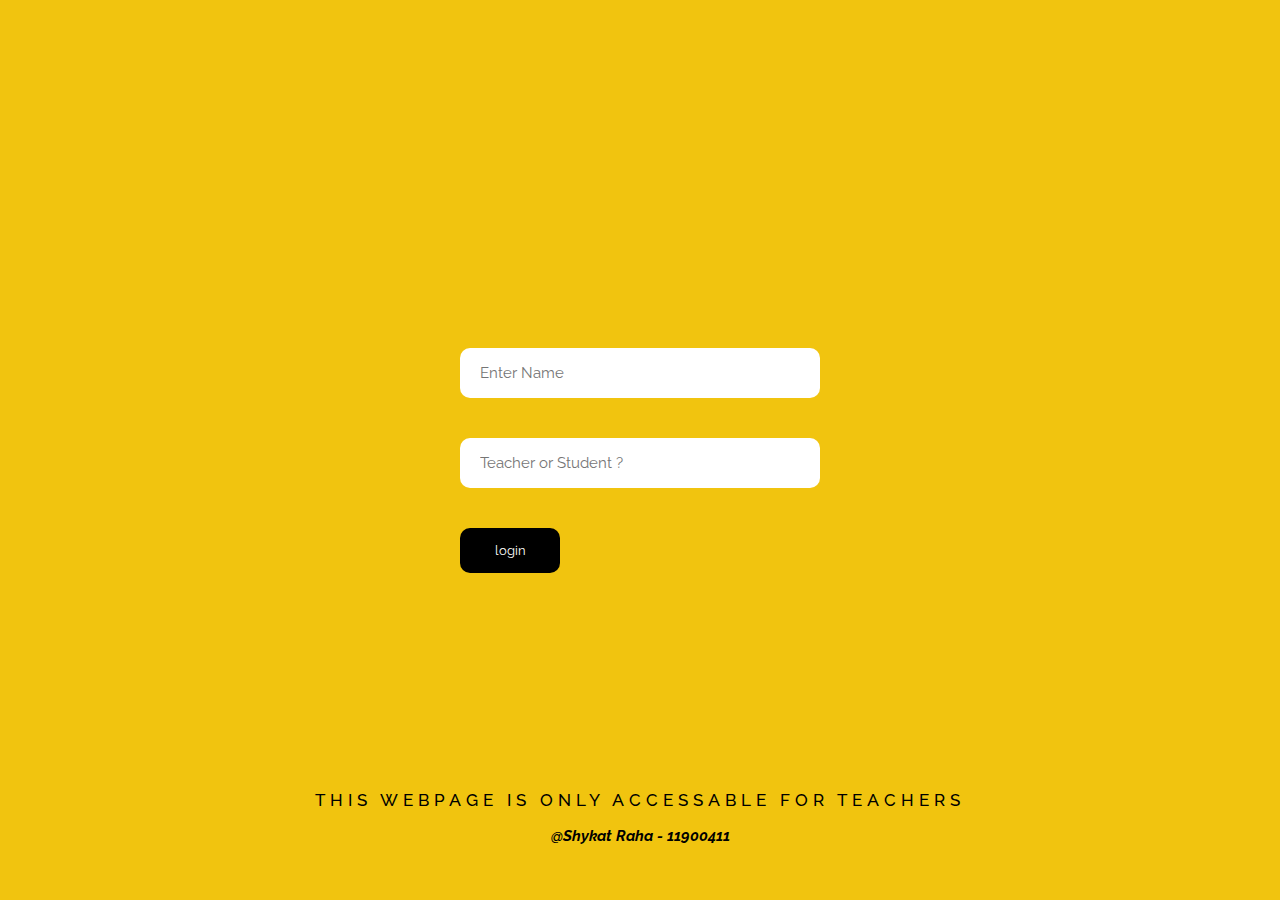
<file: firstApp/public/asset/web/four/index.html>
<!DOCTYPE html>
<html lang="en">
  <head>
    <meta charset="UTF-8" />
    <meta http-equiv="X-UA-Compatible" content="IE=edge" />
    <meta name="viewport" content="width=device-width, initial-scale=1.0" />
    <title>ShykatR.</title>
    <link href="https://cdn.lineicons.com/3.0/lineicons.css" rel="stylesheet" />
    <link rel="stylesheet" href="https://stackpath.bootstrapcdn.com/font-awesome/4.7.0/css/font-awesome.min.css">
    <link rel="shortcut icon" href="./assests/io.png" />
    <link rel="stylesheet" href="style.css" />
  </head>
  <body>
    <!------------------- HomePage--------------------------- -->
    <div class="loginPage">
      <p class="logMessage">This Webpage is only accessable for Teachers</p>
      <span class="copy">@Shykat Raha - 11900411</span>
      <input type="text" placeholder="Enter Name" class="nam" />
      <input type="text" placeholder="Teacher or Student ?" class="type" />
      <button class="login">login</button>
    </div>
    <div class="fullWebPage displayNone">
      <section id="homePage">
        <div class="pageinfo">
          <p>Home</p>
        </div>
        <div class="navBar">
          <div class="logo"></div>
          <div class="menu">
            <ul>
              <li class="home"><a class="" href="#homePage">Home</a></li>
              <li class="about"><a class="" href="#aboutPage">About</a></li>
              <li class="skill"><a class="" href="#skillPage">Skill</a></li>
            </ul>
          </div>

          <div class="portfolio">
            <button><a href="#">Message</a></button>
          </div>
        </div>
        <div class="shadow">
          <img src="./assests/shad.png" alt="navbar shadow" />
        </div>
        <div class="banner">
          <div class="elements">
            <div class="picName">
              <div class="profile"></div>
              <div class="name">
                <h1>SHYKAT<br />RAHA</h1>
              </div>
            </div>
            <p class="headline">Professional web developer</p>
            <div class="buttons">
              <button class="resume">
                <a href="./assests/Shykat Raha.pdf">Resume</a>
              </button>
              <button class="projectbtn">
                <a href="#galaryPage">Project</a>
              </button>
            </div>
          </div>
        </div>
        <div class="social">
          <a class="fb" href="https://www.facebook.com/">facebook</a>
          <a class="gm" href="https://www.google.com/">gmail</a>
          <a class="ln" href="https://www.linkedin.com">linkedin</a>
          <a class="ins" href="https://www.instagram.com/">instagram</a>
        </div>
        <div class="secInfo">
          <p class="info"></p>
        </div>
        <div class="upBtn">
          <a href="#homePage"><i class="lni lni-pin"></i></a>
        </div>
      </section>
      <!-- ---------------------homePage Done------------------- -->

      <!-- -------------------AboutPage-------------------------- -->

      <section id="aboutPage">
        <div class="pageinfo">
          <p>About</p>
        </div>
        <div class="primaryBox">
          <img class="triangle1" src="./assests/triangle1.png" alt="" />
          <img class="triangle2" src="./assests/triangle2.png" alt="" />
          <button class="message"><a href="#galaryPage">Project</a></button>
          <p class="aboutTitle">About<br />Me</p>
          <div class="upperBox"></div>
          <div class="lowerBox">
            <p>
              I am a font-end web designer and developer. I am expert at html,
              css, javaScript. Besides some frameworks knowledge also known to
              me. I can do any kind of design of any website and work them
              perfectly. I have done lot of projects work and I have enough
              exprience about this design section. My work is pixel perfect
              because I love to play with this codes.
            </p>
          </div>
        </div>
        <div class="socialio">
          <a href="https://www.facebook.com/"
            ><i class="lni lni-facebook-oval"></i
          ></a>
          <a href="https://www.instagram.com/"
            ><i class="lni lni-instagram-filled"></i
          ></a>
          <a href="https://www.linkedin.com"
            ><i class="lni lni-linkedin-original linkedin"></i
          ></a>
          <a href="https://www.google.com/"><i class="lni lni-google"></i></a>
        </div>
      </section>

      <!-- ---------------------AboutPage Done------------------ -->

      <!-- ---------------------SkillPage--------------------- -->

      <section id="skillPage">
        <div class="pageinfo">
          <p>Skill</p>
        </div>
        <div class="rain">
          <div class="cloud">
            <i class="fa fa-cloud one"></i>
            <i class="fa fa-cloud two"></i>
            <i class="fa fa-cloud three"></i>
          </div>

          <div class="drop">
            <i class="fa fa-tint r1"></i>
            <i class="fa fa-tint r2"></i>
            <i class="fa fa-tint r3"></i>
            <i class="fa fa-tint r4"></i>
            <i class="fa fa-tint r5"></i>
            <i class="fa fa-tint r6"></i>
            <i class="fa fa-tint r7"></i>
            <i class="fa fa-tint r8"></i>
            <i class="fa fa-tint r9"></i>
            <i class="fa fa-tint r10"></i>
            <i class="fa fa-tint r11"></i>
            <i class="fa fa-tint r12"></i>
            <i class="fa fa-tint r13"></i>
          </div>
        </div>
        <div class="mainSec">
          <div class="textArea">
            <p>
              From the begining to this journey to become a web developer I
              learn this things of frontend web developer roadmap. This is not
              enough I know and I am learing new things so that I can be the
              master of this industry.
            </p>
          </div>
          
          <div class="grid-container">
            <div class="grid-item"><img src="./assests/html.png" alt=""></div>
            <div class="grid-item"><img src="./assests/css.jpg" alt=""></div>
            <div class="grid-item"><img src="./assests/javascript.png" alt=""></div>
            <div class="grid-item"><img src="./assests/jquery.png" alt=""></div>
            <div class="grid-item"><img src="./assests/angular.jpg" alt=""></div>
            <div class="grid-item"><img src="./assests/bootstrap.jpg" alt=""></div>
          </div>
      </section>

      <!-- ---------------------SkillPage Done------------------ -->

      <!-- ---------------------ProjectPage--------------------- -->

      <section id="galaryPage">
        <div class="head">
          <h1>Projects</h1>
          <div class="downline"></div>
        </div>

        <div class="galary">
          <div class="frow rw">
            <div class="left">
              <h2>Cool Website</h2>
              <p>(Touch Here)</p>
            </div>
            <div class="right">
              <p>A full complete website</p>

              <a href="./LevelX/LevelX.html">Check</a>
            </div>
          </div>

          <div class="srow rw">
            <div class="left">
              <p>
                Beautiful homepage design with javaScript slider also include
                animation.
              </p>

              <a href="./slide_animation/index.html">Check</a>
            </div>
            <div class="right">
              <h2>Cool HomePage</h2>
              <p>(Touch Here)</p>
            </div>
          </div>

          <div class="trow rw">
            <div class="left">
              <h2>Clone Webpage</h2>
              <p>(Touch Here)</p>
            </div>
            <div class="right">
              <p>A clone website done by me from strat to end</p>

              <a href="./predator/predator.html">Check</a>
            </div>
          </div>
        </div>
      </section>
      <section class="footer">
        <div class="upperSec">
          <img src="./assests/logo.png" alt="">
          <a href="#homePage">Shykat Raha</a>
          <div class="socialio2">
            <a href="https://www.facebook.com/"
              ><i class="lni lni-facebook-oval"></i
            ></a>
            <a href="https://www.instagram.com/"
              ><i class="lni lni-instagram-filled"></i
            ></a>
            <a href="https://www.linkedin.com"
              ><i class="lni lni-linkedin-original linkedin"></i
            ></a>
            <a href="https://www.google.com/"><i class="lni lni-google"></i></a>
          </div>
        </div>
        <div class="lowerSec">
          <div class="leftS">
            <a href="#homePage">Home</a>
            <a href="#aboutPage">About</a>
            <a href="#skillPage">Skill</a>
            <a href="#galaryPage">Project</a>
          </div>
          <div class="rightS">
            <button class="messagelast">Mesage</button>
          </div>
        </div>
        <div class="last">
          <p>© 2021 Shykat Raha , All rights reserved.</p>
        </div>
        <div class="leftLine"></div>
        <div class="rightLine"></div>
      </section>
    </div>
    
    
    
    
    <script src="./app.js"></script>
  </body>
</html>
</file>
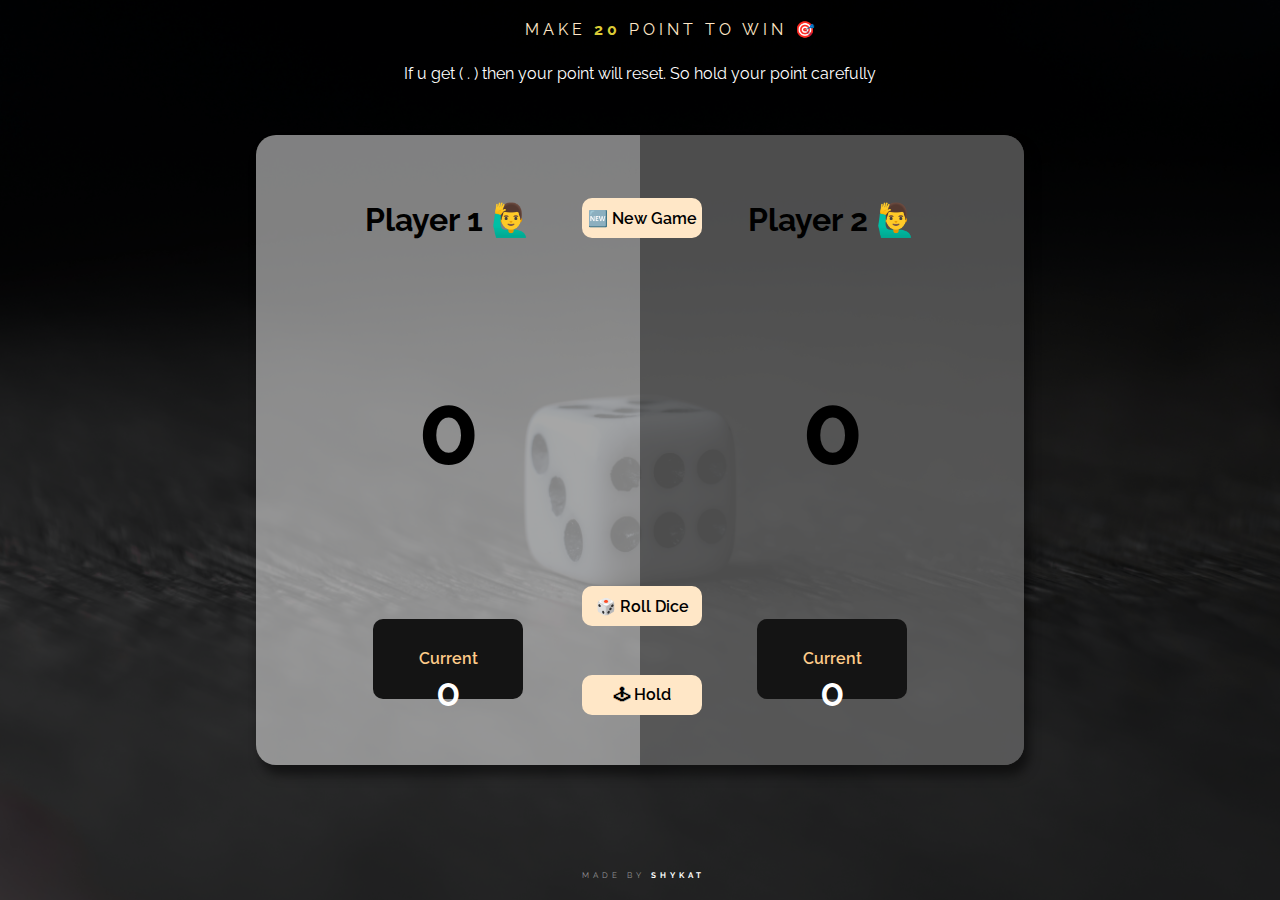
<file: firstApp/public/asset/web/six/index.html>
<!DOCTYPE html>
<html lang="en">
  <head>
    <meta charset="UTF-8" />
    <meta http-equiv="X-UA-Compatible" content="IE=edge" />
    <meta name="viewport" content="width=device-width, initial-scale=1.0" />
    <title>Dice Game 🎮</title>
    <link rel="stylesheet" href="style.css" />
  </head>

  <body>
    <p class="target">Make <span>20</span> point to win 🎯</p>
    <p class="subtit">
      If u get ( . ) then your point will reset. So hold your point carefully
    </p>
    <div class="main">
      <div class="all">
        <div class="left side-0">
          <h1 class="player_0" id="current-1">
            Player 1 <span class="io-0">🙋‍♂️</span>
          </h1>
          <p class="total" id="total_0">0</p>
          <div class="lc current">
            <p class="crnt">Current</p>
            <p class="score" id="score_0">0</p>
          </div>
        </div>
        <div class="middle">
          <p class="btn new">🆕 New Game</p>
          <img src="dice-2.png" class="dice hidden" />
          <p class="btn roll">🎲 Roll Dice</p>
          <p class="btn hold">🕹 Hold</p>
        </div>
        <div class="active right side-1">
          <h1 class="player_1" id="current-2">
            Player 2 <span class="io-1">🙋‍♂️</span>
          </h1>
          <p class="total" id="total_1">0</p>
          <div class="rc current">
            <p class="crnt">Current</p>
            <p class="score" id="score_1">0</p>
          </div>
        </div>
      </div>
    </div>
    <p class="shykat">MADE BY <span>SHYKAT</span></p>
    <script src="app.js"></script>
  </body>
</html>
</file>
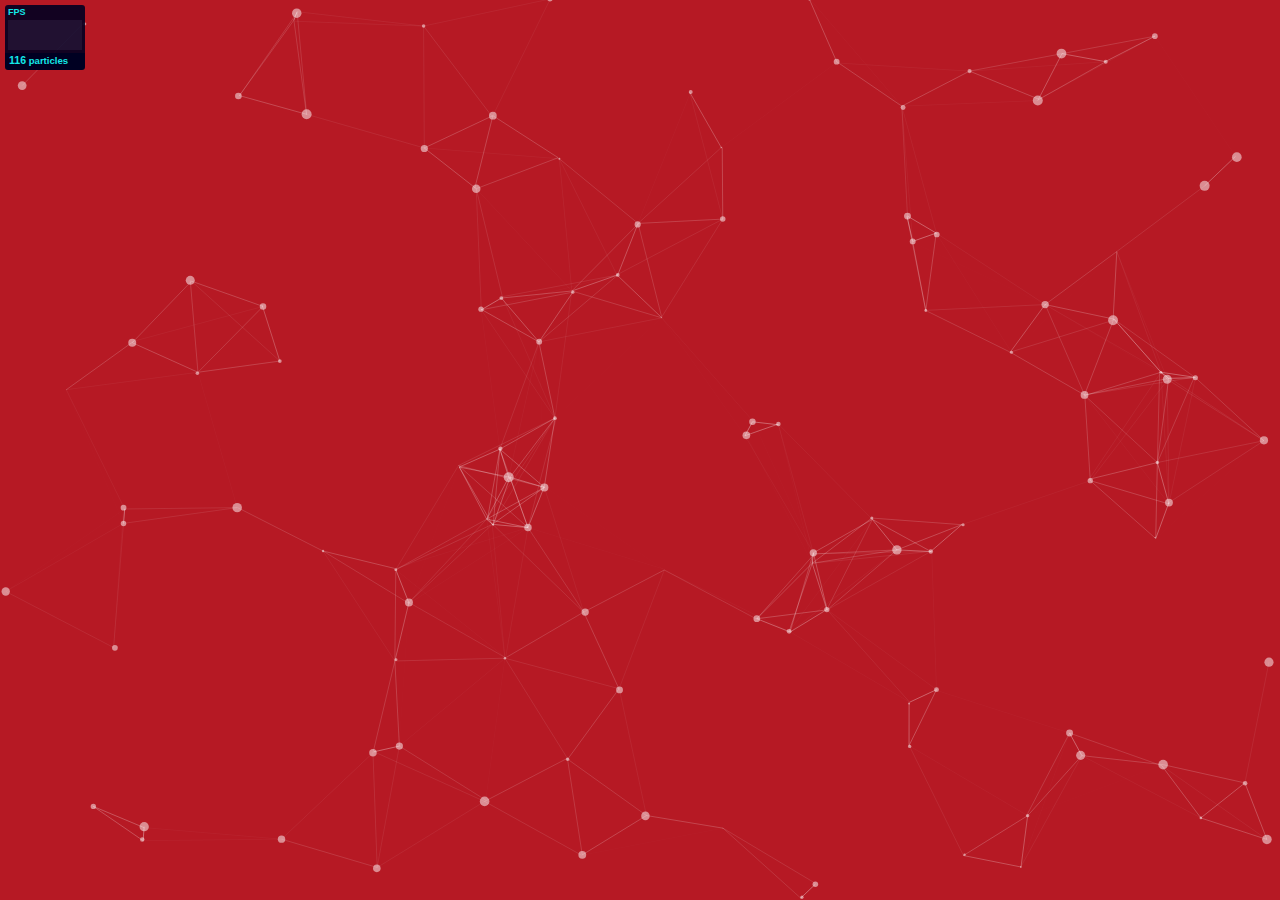
<file: firstApp/public/asset/web/four/snow/particles.js-master/particles.js-master/demo/index.html>
<!DOCTYPE html>
<html lang="en">
<head>
  <meta charset="utf-8">
  <title>particles.js</title>
  <meta name="description" content="particles.js is a lightweight JavaScript library for creating particles.">
  <meta name="author" content="Vincent Garreau" />
  <meta name="viewport" content="width=device-width, initial-scale=1.0, minimum-scale=1.0, maximum-scale=1.0, user-scalable=no">
  <link rel="stylesheet" media="screen" href="css/style.css">
</head>
<body>

<!-- count particles -->
<div class="count-particles">
  <span class="js-count-particles">--</span> particles
</div>

<!-- particles.js container -->
<div id="particles-js"></div>

<!-- scripts -->
<script src="../particles.js"></script>
<script src="js/app.js"></script>

<!-- stats.js -->
<script src="js/lib/stats.js"></script>
<script>
  var count_particles, stats, update;
  stats = new Stats;
  stats.setMode(0);
  stats.domElement.style.position = 'absolute';
  stats.domElement.style.left = '0px';
  stats.domElement.style.top = '0px';
  document.body.appendChild(stats.domElement);
  count_particles = document.querySelector('.js-count-particles');
  update = function() {
    stats.begin();
    stats.end();
    if (window.pJSDom[0].pJS.particles && window.pJSDom[0].pJS.particles.array) {
      count_particles.innerText = window.pJSDom[0].pJS.particles.array.length;
    }
    requestAnimationFrame(update);
  };
  requestAnimationFrame(update);
</script>

</body>
</html>
</file>
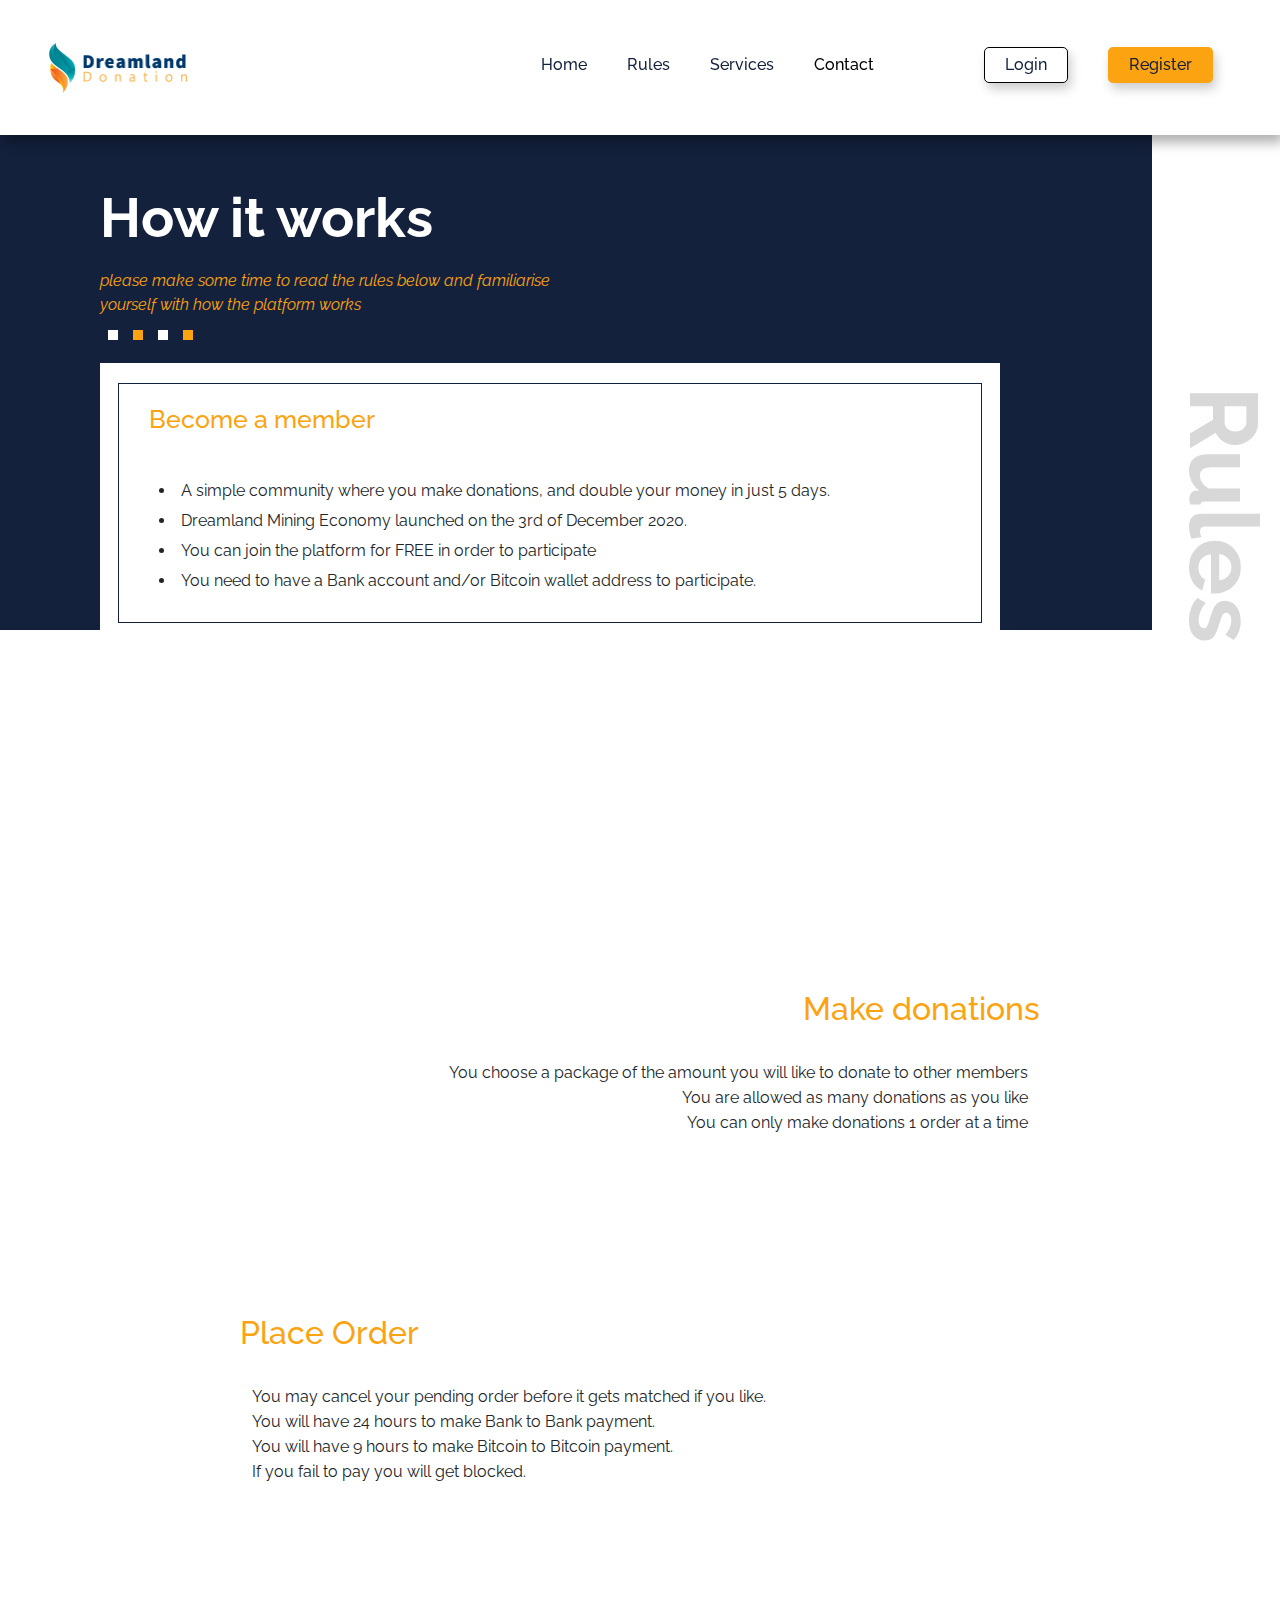
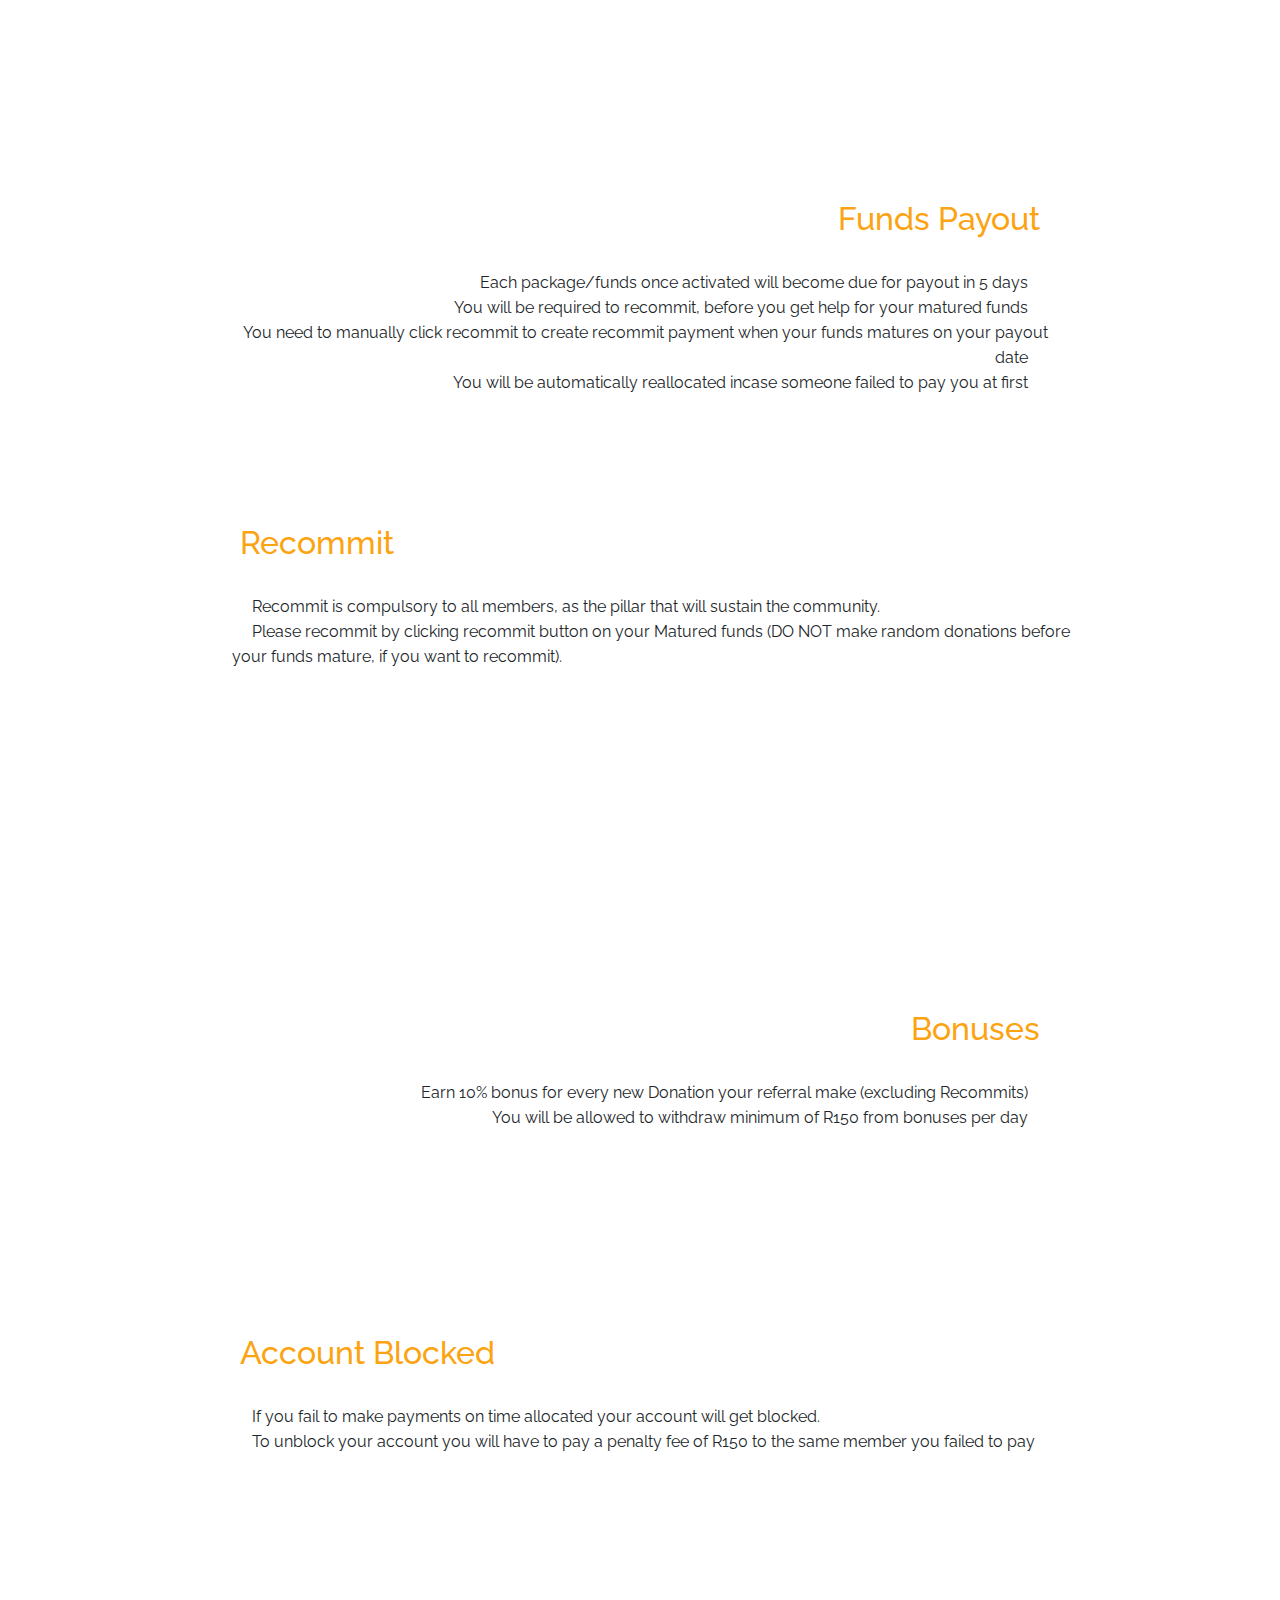
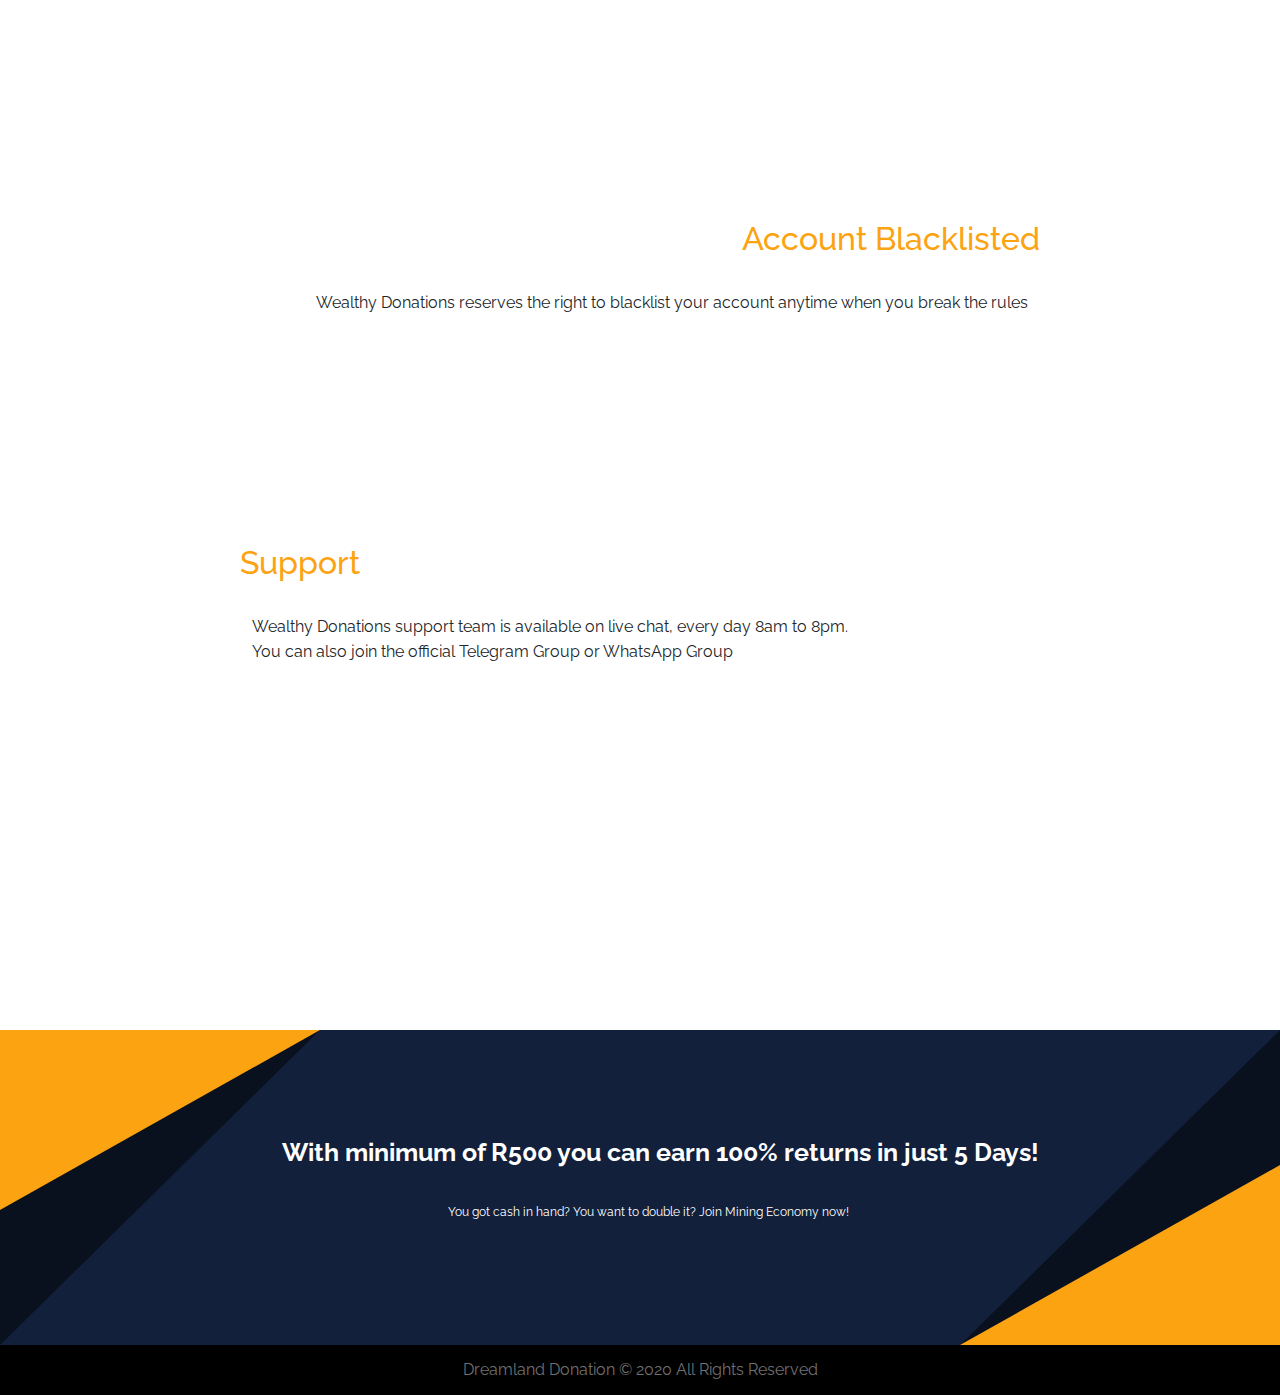
<file: firstApp/public/asset/web/three/rules.html>
<!DOCTYPE html>
<html lang="en">
<head>
    <meta charset="UTF-8">
    <meta name="viewport" content="width=device-width, initial-scale=1.0">
    <title>Dreamland | Service</title>
    <link href="https://fonts.googleapis.com/css2?family=Raleway:wght@100;200;300;400;500;600;700;800&family=Sriracha&display=swap" rel="stylesheet">
    <link href="https://cdn.lineicons.com/2.0/LineIcons.css" rel="stylesheet">
    <link rel="stylesheet" href="https://maxcdn.bootstrapcdn.com/bootstrap/4.0.0/css/bootstrap.min.css" integrity="sha384-Gn5384xqQ1aoWXA+058RXPxPg6fy4IWvTNh0E263XmFcJlSAwiGgFAW/dAiS6JXm" crossorigin="anonymous">
    <link rel="stylesheet" href="rulestyle.css">
    <link rel="stylesheet" href="rerule.css">
</head>
<body>
    
    <div class="main">

        <div class="nav-bar">

            <div class="logo">
               <a href="homepage.html">
                   <img src="png/logo.png" alt="logo">
               </a>
            </div>
            <div class="menu">
                <ul>
                    <li class="ml"><a href="homepage.html">Home</a></li>
                    <li class="ml"><a href="rules.html">Rules</a></li>
                    <li class="ml"><a href="service.html">Services</a></li>
                    <li class="lm ml"><a href="contact.html">Contact</a></li>

                    <li class="log sep"><a href="login.html">Login</a></li>
                    <li class="reg sep"><a href="register.html">Register</a></li>
                </ul>
            </div>

        </div>
        <div class="banner">
            <h2>Rules</h2>
            <div class="first">
                <h1>How it works</h1>
                <div class="io">
                    <div class="bx b1"></div>
                    <div class="bx b2"></div>
                    <div class="bx b1"></div>
                    <div class="bx b2"></div>
                </div>
                <p>please make some time to read the rules below and familiarise yourself with how the platform works</p>
                <div class="big-rule">
                    <div class="box">

                        <h3>Become a member</h3>
                        <i class="lni lni-quotation"></i>
                        <div class="list">
                            <ol style="list-style:inside;">
                                <li>A simple community where you make donations, and double your money in just 5 days.
                                </li>
                                <li>Dreamland Mining Economy launched on the 3rd of December 2020.
                                </li>
                                <li> You can join the platform for FREE in order to participate</li>
                                <li>You need to have a Bank account and/or Bitcoin wallet address to participate.</li>
                                
                            </ol>
                        </div>

                    </div>
                </div>

            </div>

        </div>

    </div>

    <section id="all-rule">

        <div class="first2 sec2">

            <div class="up">
                <h2>Make donations</h2>  
                <i class="lni lni-quotation quote"></i>
                <div class="list">
                    <ul style="list-style: none;">
                        <li>You choose a package of the amount you will like to donate to other members <i class="lni lni-chevron-left-circle"></i>
                        </li>
                        <li>You are allowed as many donations as you like <i class="lni lni-chevron-left-circle"></i></i>
                        </li>
                        <li>You can only make donations 1 order at a time <i class="lni lni-chevron-left-circle"></i></i></li>
                    </ul>
                </div>              
            </div>
            <div class="down">
                <h2>Place Order</h2>  
                <i class="lni lni-quotation quote"></i>
                <div class="list">
                    <ul style="list-style: none;">
                        <li><i class="lni lni-chevron-right-circle"></i> You may cancel your pending order before it gets matched if you like.
                        </li>
                        <li><i class="lni lni-chevron-right-circle"></i> You will have 24 hours to make Bank to Bank payment.
                        </li>
                        <li><i class="lni lni-chevron-right-circle"></i> You will have 9 hours to make Bitcoin to Bitcoin payment.</li>
                        <li><i class="lni lni-chevron-right-circle"></i> If you fail to pay you will get blocked.</li>
                    </ul>
                </div>

            </div>
        </div>
        <div class="second2 sec2">

            <div class="up">
                <h2>Funds Payout</h2>  
                <i class="lni lni-quotation quote"></i>
                <div class="list">
                    <ul style="list-style: none;">
                        <li>Each package/funds once activated will become due for payout in 5 days <i class="lni lni-chevron-left-circle"></i>
                        </li>
                        <li> You will be required to recommit, before you get help for your matured funds <i class="lni lni-chevron-left-circle"></i></i>
                        </li>
                        <li>You need to manually click recommit to create recommit payment when your funds
                            matures on your payout date
                            <i class="lni lni-chevron-left-circle"></i></i></li>
                        <li> You will be automatically reallocated incase someone failed to pay you at first <i class="lni lni-chevron-left-circle"></i></li>
                    </ul>
                </div>              
            </div>
            <div class="down">
                <h2>Recommit</h2>  
                <i class="lni lni-quotation quote"></i>
                <div class="list">
                    <ul style="list-style: none;">
                        <li><i class="lni lni-chevron-right-circle"></i> Recommit is compulsory to all members, as the pillar that will sustain the community.
                        </li>
                        <li><i class="lni lni-chevron-right-circle"></i> Please recommit by clicking recommit button on your Matured funds (DO NOT make random donations before your funds mature, if you want to recommit).
                        </li>
                    </ul>
            </div>

            </div>

        </div>
        <div class="third2 sec2">

            <div class="up">
                <h2>Bonuses</h2>  
                <i class="lni lni-quotation quote"></i>
                <div class="list">
                    <ul style="list-style: none;">
                        <li> Earn 10% bonus for every new Donation your referral make (excluding Recommits) <i class="lni lni-chevron-left-circle"></i>
                        </li>
                        <li> You will be allowed to withdraw minimum of R150 from bonuses per day <i class="lni lni-chevron-left-circle"></i></i>
                        </li>
                        
                    </ul>
                </div>              
            </div>
            <div class="down">
                <h2>Account Blocked</h2>  
                <i class="lni lni-quotation quote"></i>
                <div class="list">
                    <ul style="list-style: none;">
                        <li><i class="lni lni-chevron-right-circle"></i> If you fail to make payments on time allocated your account will get blocked.
                        </li>
                        <li><i class="lni lni-chevron-right-circle"></i> To unblock your account you will have to pay a penalty fee of R150 to the same member you failed to pay
                        </li>
                    </ul>
            </div>

            </div>

        </div>
        <div class="fourth2 sec2">

            <div class="up">
                <h2>Account Blacklisted</h2>  
                <i class="lni lni-quotation quote"></i>
                <div class="list">
                    <ul style="list-style: none;">
                        <li>  Wealthy Donations reserves the right to blacklist your account anytime when you break the rules <i class="lni lni-chevron-left-circle"></i>
                        </li>
                        
                    </ul>
                </div>              
            </div>
            <div class="down">
                <h2>Support</h2>  
                <i class="lni lni-quotation quote"></i>
                <div class="list">
                    <ul style="list-style: none;">
                        <li><i class="lni lni-chevron-right-circle"></i> Wealthy Donations support team is available on live chat, every day 8am to 8pm.
                        </li>
                        <li><i class="lni lni-chevron-right-circle"></i> You can also join the official Telegram Group or WhatsApp Group 
                        </li>
                    </ul>
            </div>

            </div>

        </div>

    </section>

    <div class="last-banner">

        <div class="triangle1"></div>
        <div class="triangle2"></div>
        <div class="triangle3"></div>
        <div class="triangle4"></div>
    
        <div class="texts">
    
            <h2>With minimum of R500 you can earn 100% returns in just 5 Days!</h2>
            <p>You got cash in hand? You want to double it? Join Mining Economy now!</p>
        </div>
    
    </div>
    <div class="copyright">
        <p>Dreamland Donation © 2020 All Rights Reserved</p>
    </div>

</body>
</html>
</file>
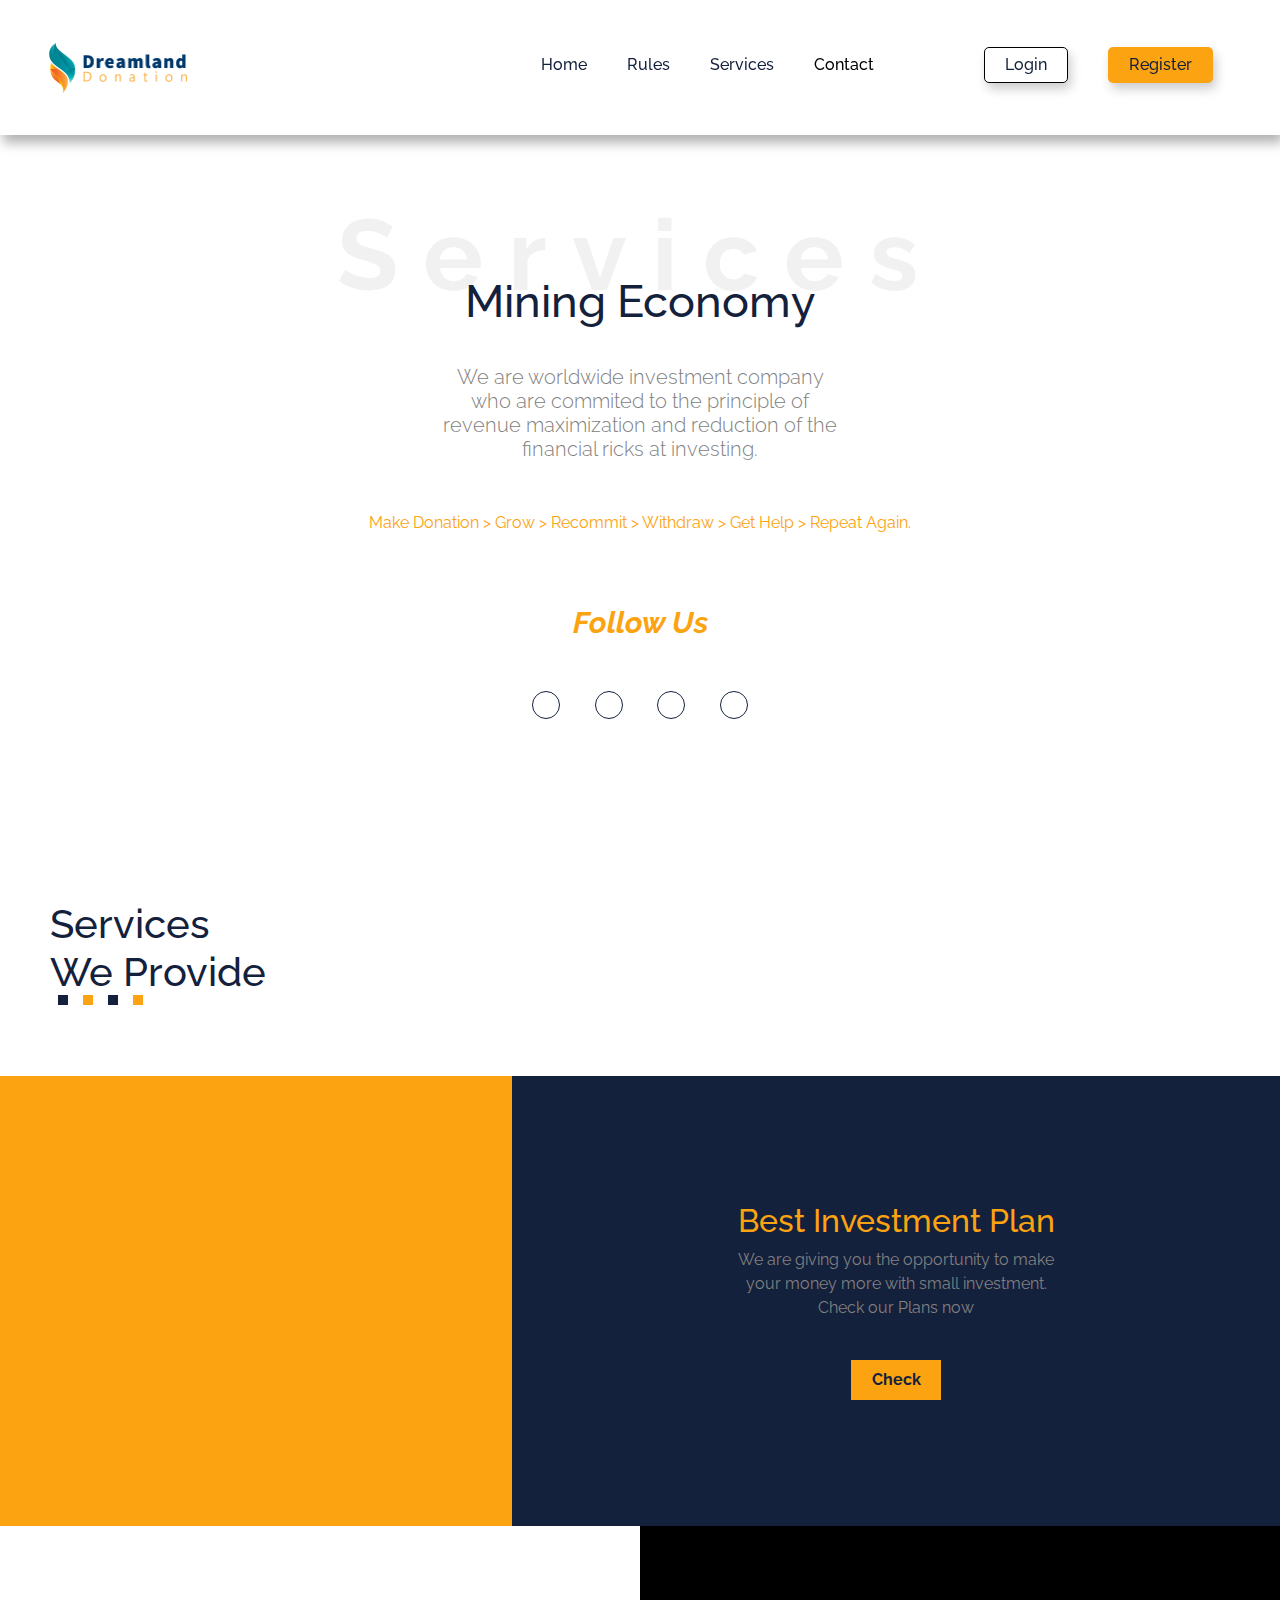
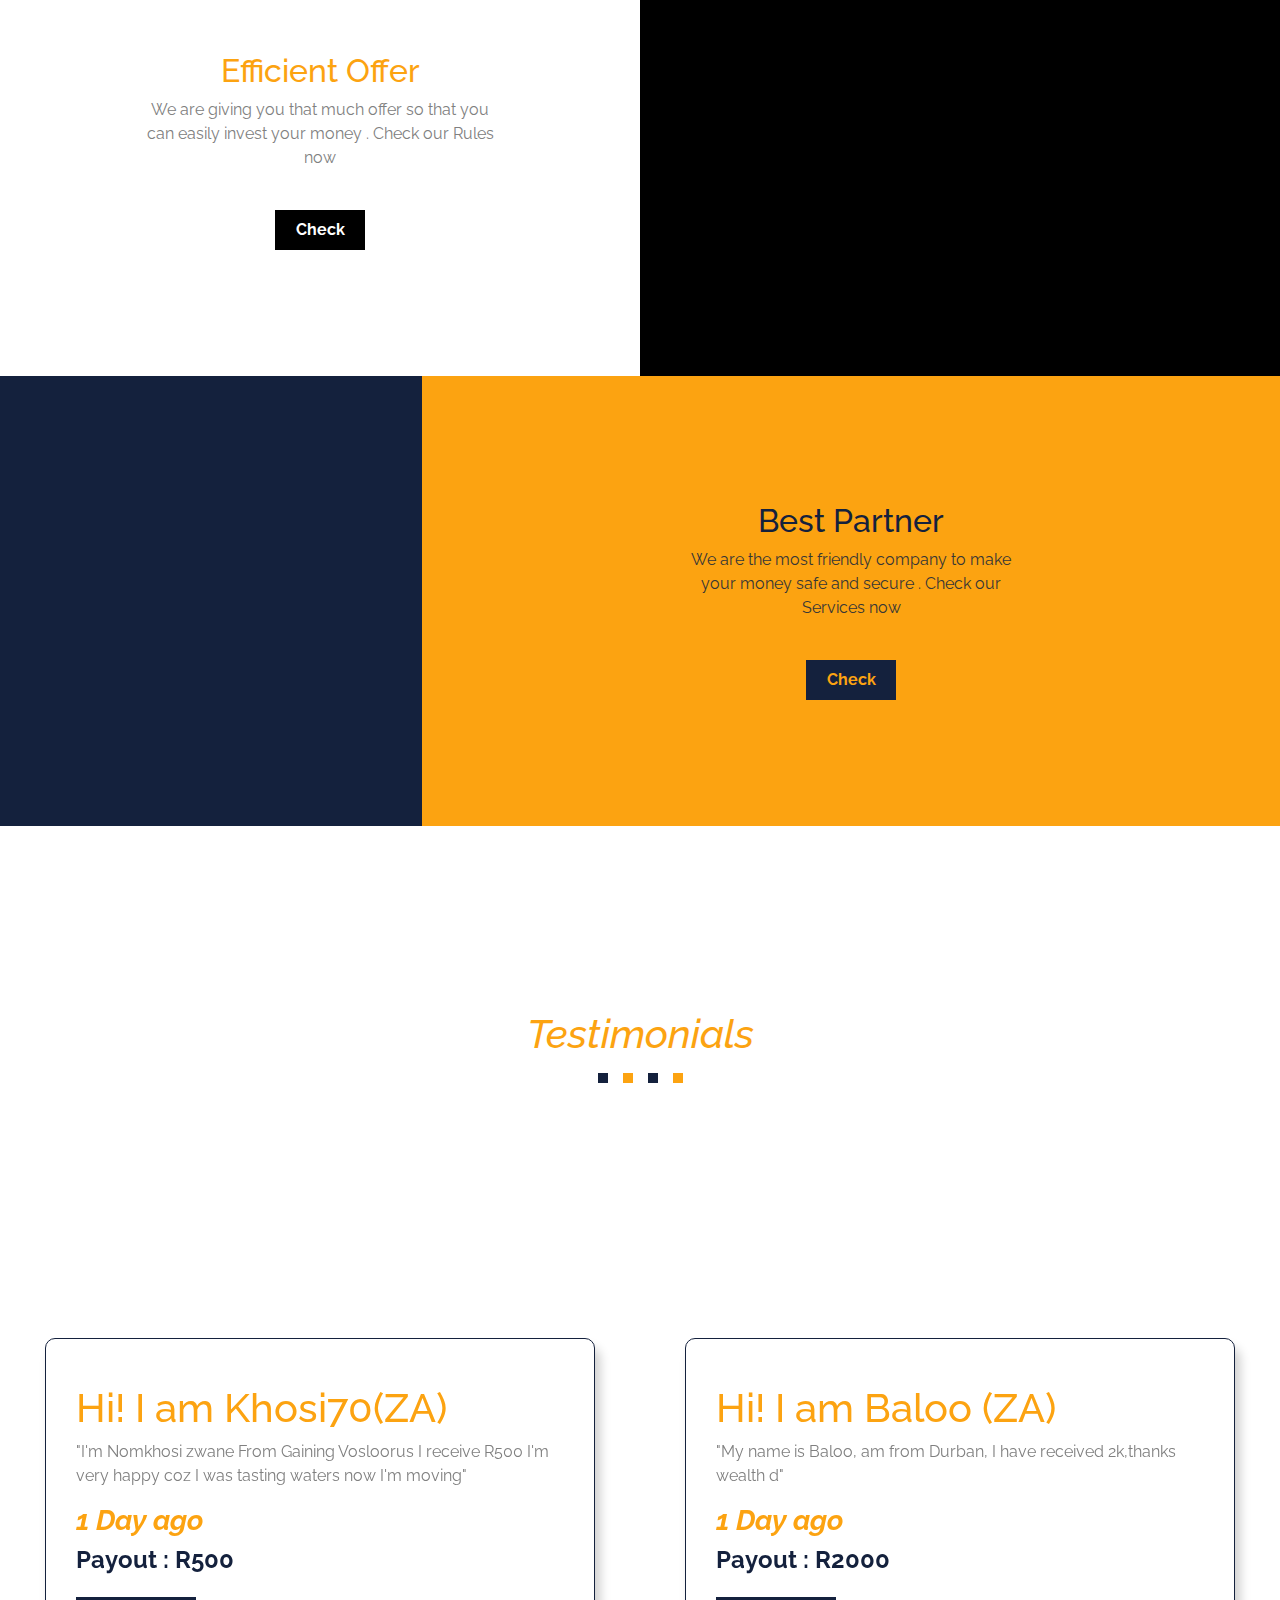
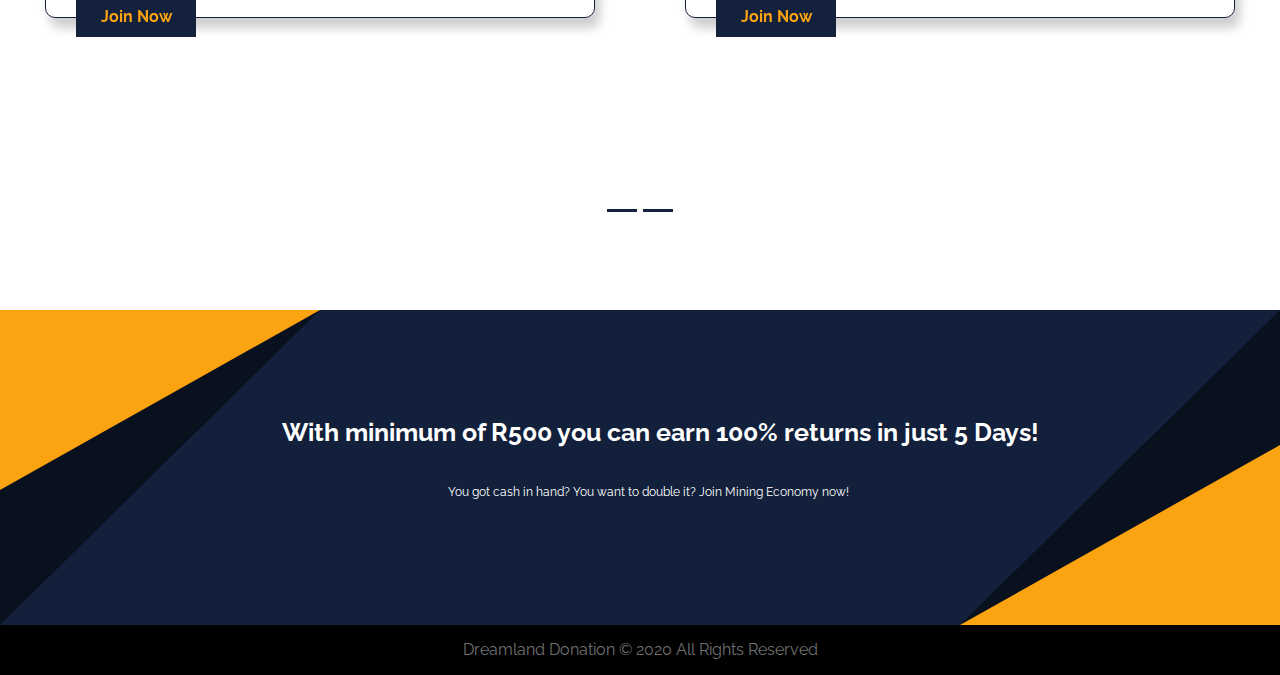
<file: firstApp/public/asset/web/three/service.html>
<!DOCTYPE html>
<html lang="en">
<head>
    <meta charset="UTF-8">
    <meta name="viewport" content="width=device-width, initial-scale=1.0">
    <title>Dreamland | Service</title>
    <link href="https://fonts.googleapis.com/css2?family=Raleway:wght@100;200;300;400;500;600;700;800&family=Sriracha&display=swap" rel="stylesheet">
    <link href="https://cdn.lineicons.com/2.0/LineIcons.css" rel="stylesheet">
    <link rel="stylesheet" href="https://maxcdn.bootstrapcdn.com/bootstrap/4.0.0/css/bootstrap.min.css" integrity="sha384-Gn5384xqQ1aoWXA+058RXPxPg6fy4IWvTNh0E263XmFcJlSAwiGgFAW/dAiS6JXm" crossorigin="anonymous">
    <link rel="stylesheet" href="servicestyle.css">
    <link rel="stylesheet" href="reservice.css">
</head>
<body>
    
    <div class="main">

        <div class="nav-bar">

            <div class="logo">
               <a href="homepage.html">
                   <img src="png/logo.png" alt="logo">
               </a>
            </div>
            <div class="menu">
                <ul>
                    <li class="ml"><a href="homepage.html">Home</a></li>
                    <li class="ml"><a href="rules.html">Rules</a></li>
                    <li class="ml"><a href="service.html">Services</a></li>
                    <li class="lm ml"><a href="contact.html">Contact</a></li>

                    <li class="log sep"><a href="login.html">Login</a></li>
                    <li class="reg sep"><a href="register.html">Register</a></li>
                </ul>
            </div>

        </div>

        <div class="banner">

            <h1>Services</h1>
            <h2>Mining Economy</h2>
            <h3>We are worldwide investment company who are commited to the principle of revenue maximization and reduction of the financial ricks at investing.</h3>
            <p>Make Donation > Grow > Recommit > Withdraw > Get Help > Repeat Again.</p>
            <div class="social">
                
                <div class="icons">
                    <h3>Follow Us</h3>
                    <div class="io">
                        <i class="lni lni-facebook-filled"></i>
                        <i class="lni lni-twitter-original"></i>
                        <i class="lni lni-google"></i>
                        <i class="lni lni-whatsapp"></i>
                    </div>
                </div>
            </div>

        </div>

    </div>

    <div class="second-sec">

        <div class="head">
            <h1>Services<br> We Provide</h1>
            <div class="io">
                <div class="bx b1"></div>
                <div class="bx b2"></div>
                <div class="bx b1"></div>
                <div class="bx b2"></div>
            </div>
        </div>
        <div class="services">

            <div class="col1 cel">

                <div class="left">

                    <i class="lni lni-investment"></i>

                </div>
                <div class="right">

                    <h2>Best Investment Plan</h2>
                    <p>We are giving you the opportunity to make your money more with small investment. Check our <span>Plans</span> now</p>
                    <button><a href="homepage.html">Check</a></button>

                </div>

            </div>

            <div class="col2 cel">

                <div class="left">

                    <h2>Efficient Offer</h2>
                    <p>We are giving you that much offer so that you can easily invest your money . Check our <span>Rules</span> now</p>
                    <button><a href="rules.html">Check</a></button>

                </div>
                <div class="right">

                    <i class="lni lni-offer"></i>

                </div>

            </div>

            <div class="col3 cel">

                <div class="left">

                    <i class="lni lni-handshake"></i>

                </div>
                <div class="right">

                    <h2>Best Partner</h2>
                    <p>We are the most friendly company to make your money safe and secure . Check our <span>Services</span> now</p>
                    <button><a href="service.html">Check</a></button>

                </div>

            </div>

        </div>

    </div>


    <section id="testimonial">

        <div class="heading">

            <h1>Testimonials</h1>
            <div class="io">
                <div class="bx b1"></div>
                <div class="bx b2"></div>
                <div class="bx b1"></div>
                <div class="bx b2"></div>
            </div>


        </div>

        <div class="slide">
        
        <div id="carouselExampleIndicators" class="carousel slide" data-ride="carousel">
            <ol class="carousel-indicators">
              <li data-target="#carouselExampleIndicators" data-slide-to="0" class="active"></li>
              <li data-target="#carouselExampleIndicators" data-slide-to="1"></li>
            </ol>
            <div class="carousel-inner">
              <div class="carousel-item active part-one">

                  <div class="box-one">

                    <div class="box">
                        <h1>Hi! I am Khosi70(ZA)</h1>
                        <p>"I'm Nomkhosi zwane From Gaining Vosloorus I receive R500 I'm very happy coz I was tasting waters now I'm moving"</p>
                        <h3>1 Day ago</h3>
                        <h4>Payout : R500</h4>
                        <button><a href="#">Join Now</a></button>
                    </div>
                    <div class="box">
                        <h1>Hi! I am Baloo (ZA)</h1>
                        <p>"My name is Baloo, am from Durban, I have received 2k,thanks wealth d"</p>
                        <h3>1 Day ago</h3>
                        <h4>Payout : R2000</h4>
                        <button><a href="#">Join Now</a></button>
                    </div>

                  </div>
                  
              </div>
              <div class="carousel-item part-two">
                <div class="box-two">

                    <div class="box">
                        <h1>Hi! I am Zanki10</h1>
                        <p>"I'm Zanki and I receive R1000 I'm very happy coz I was tasting waters now I'm moving"</p>
                        <h3>2 Day ago</h3>
                        <h4>Payout : R1000</h4>
                        <button><a href="#">Join Now</a></button>
                    </div>
                    <div class="box">
                        <h1>Hi! I am Lara22(BT)</h1>
                        <p>"I'm Lara Adams From Neweland I receive R3000 & I'm very happy coz I get much profit"</p>
                        <h3>2 Day ago</h3>
                        <h4>Payout : R3000</h4>
                        <button><a href="#">Join Now</a></button>
                    </div>

                  </div>
              </div>
              
            </div>
            
          </div>
          </div>

    </section>


    <div class="last-banner">

        <div class="triangle1"></div>
        <div class="triangle2"></div>
        <div class="triangle3"></div>
        <div class="triangle4"></div>
    
        <div class="texts">
    
            <h2>With minimum of R500 you can earn 100% returns in just 5 Days!</h2>
            <p>You got cash in hand? You want to double it? Join Mining Economy now!</p>
        </div>
    
    </div>
    <div class="copyright">
        <p>Dreamland Donation © 2020 All Rights Reserved</p>
    </div>






    <script src="https://code.jquery.com/jquery-3.2.1.slim.min.js" integrity="sha384-KJ3o2DKtIkvYIK3UENzmM7KCkRr/rE9/Qpg6aAZGJwFDMVNA/GpGFF93hXpG5KkN" crossorigin="anonymous"></script>
    <script src="https://cdnjs.cloudflare.com/ajax/libs/popper.js/1.12.9/umd/popper.min.js" integrity="sha384-ApNbgh9B+Y1QKtv3Rn7W3mgPxhU9K/ScQsAP7hUibX39j7fakFPskvXusvfa0b4Q" crossorigin="anonymous"></script>
    <script src="https://maxcdn.bootstrapcdn.com/bootstrap/4.0.0/js/bootstrap.min.js" integrity="sha384-JZR6Spejh4U02d8jOt6vLEHfe/JQGiRRSQQxSfFWpi1MquVdAyjUar5+76PVCmYl" crossorigin="anonymous"></script>


</body>
</html>
</file>
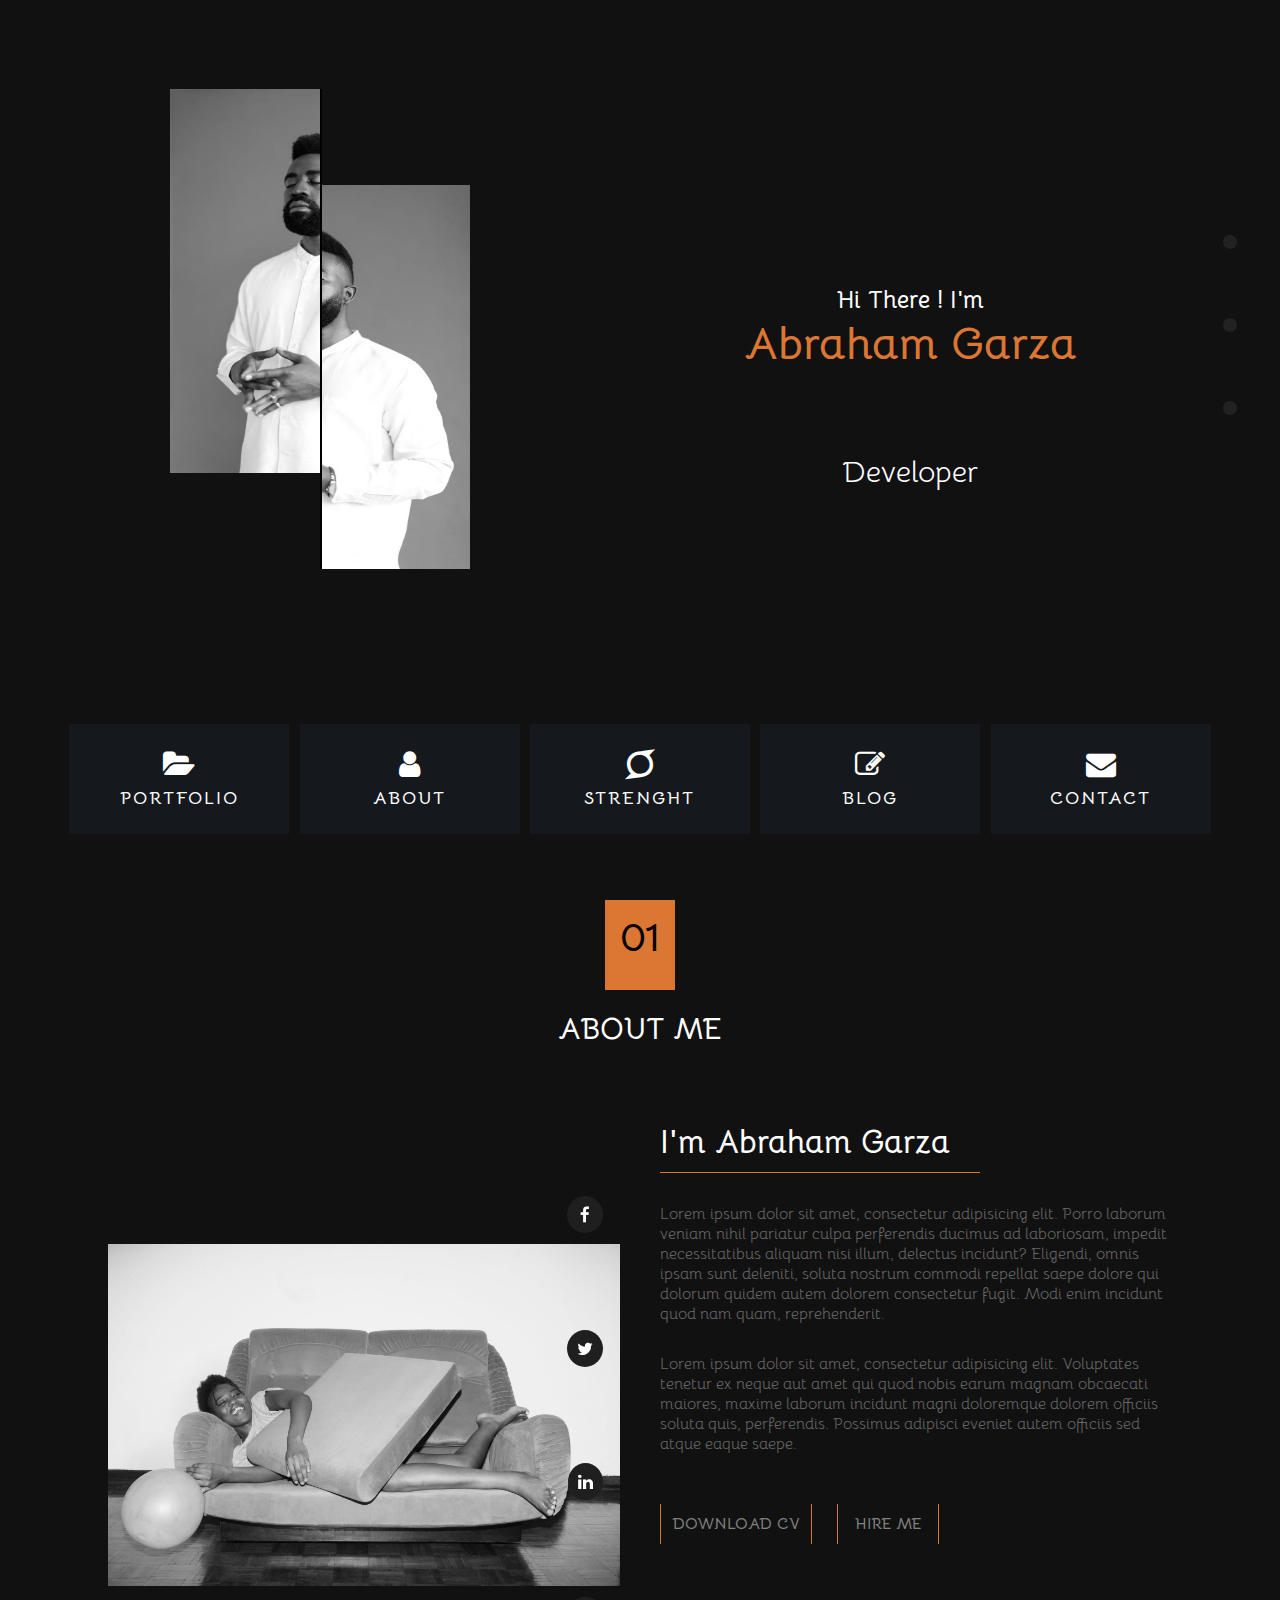
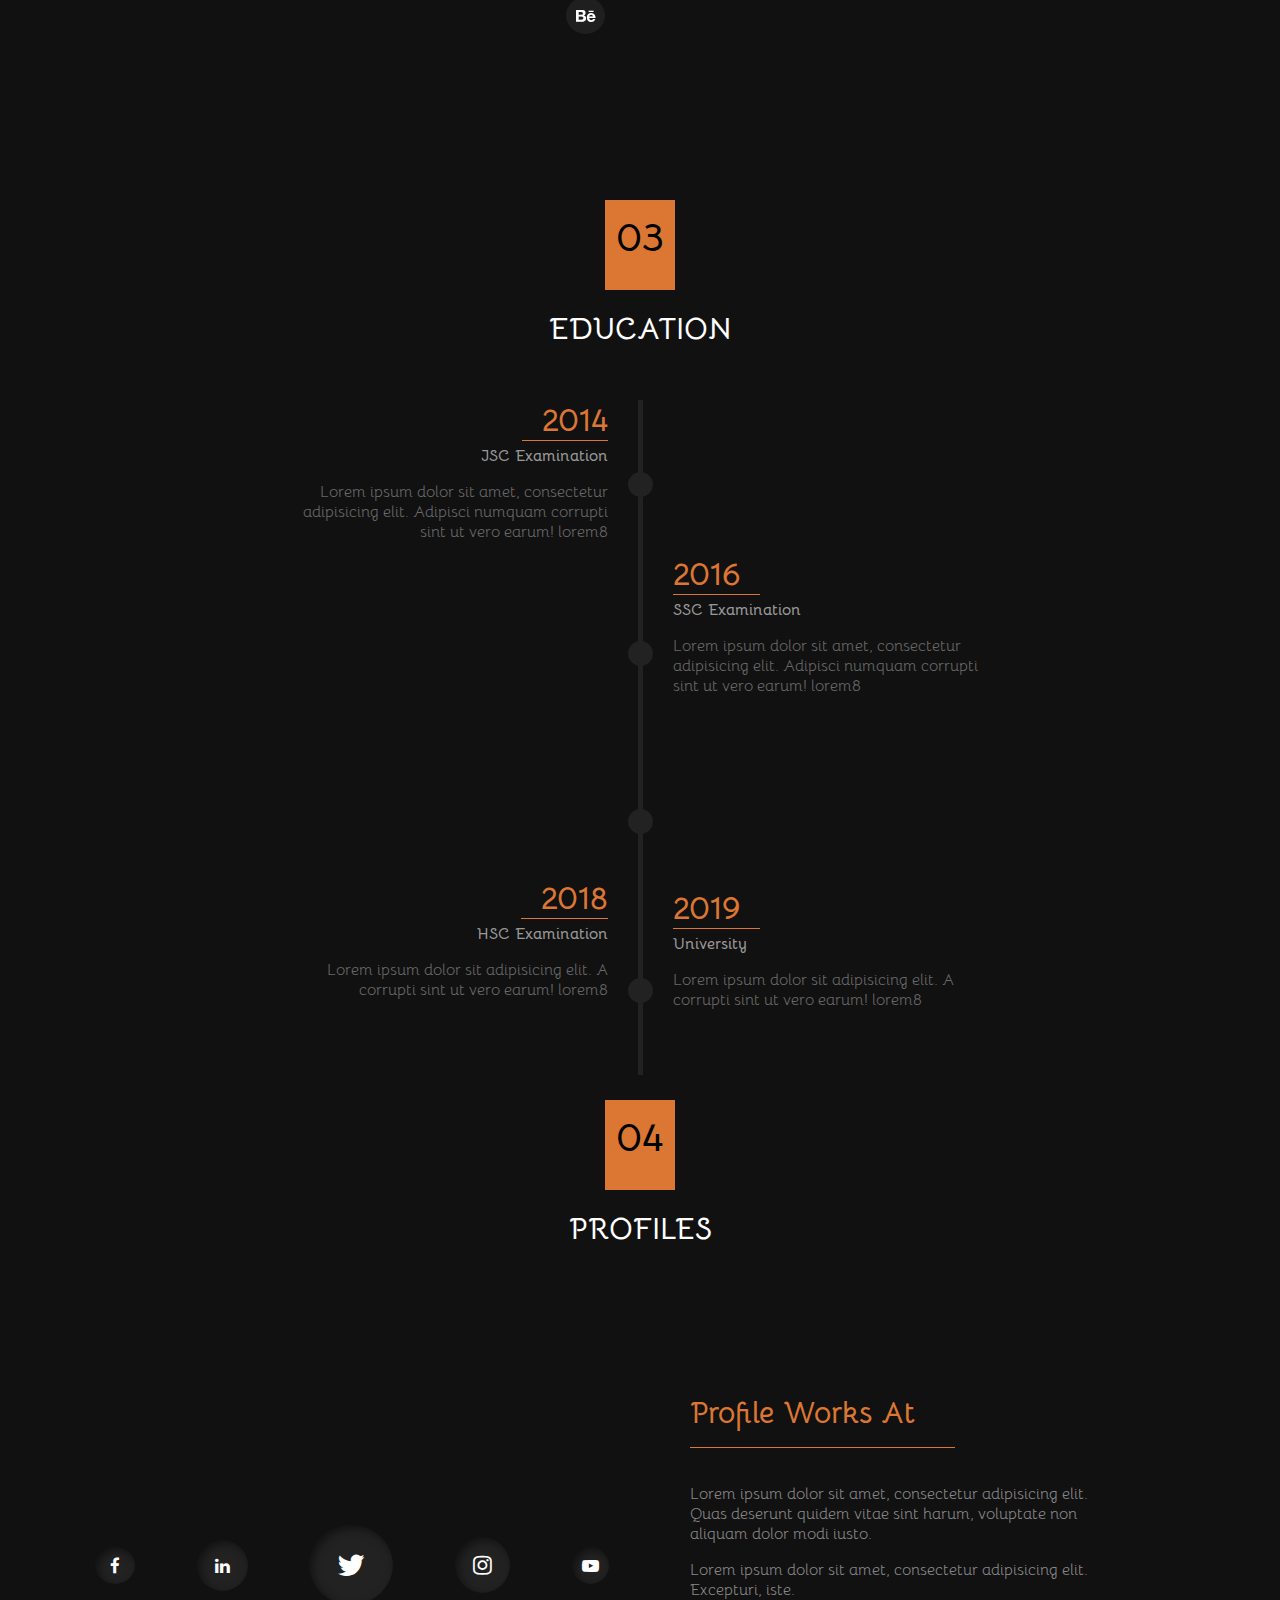
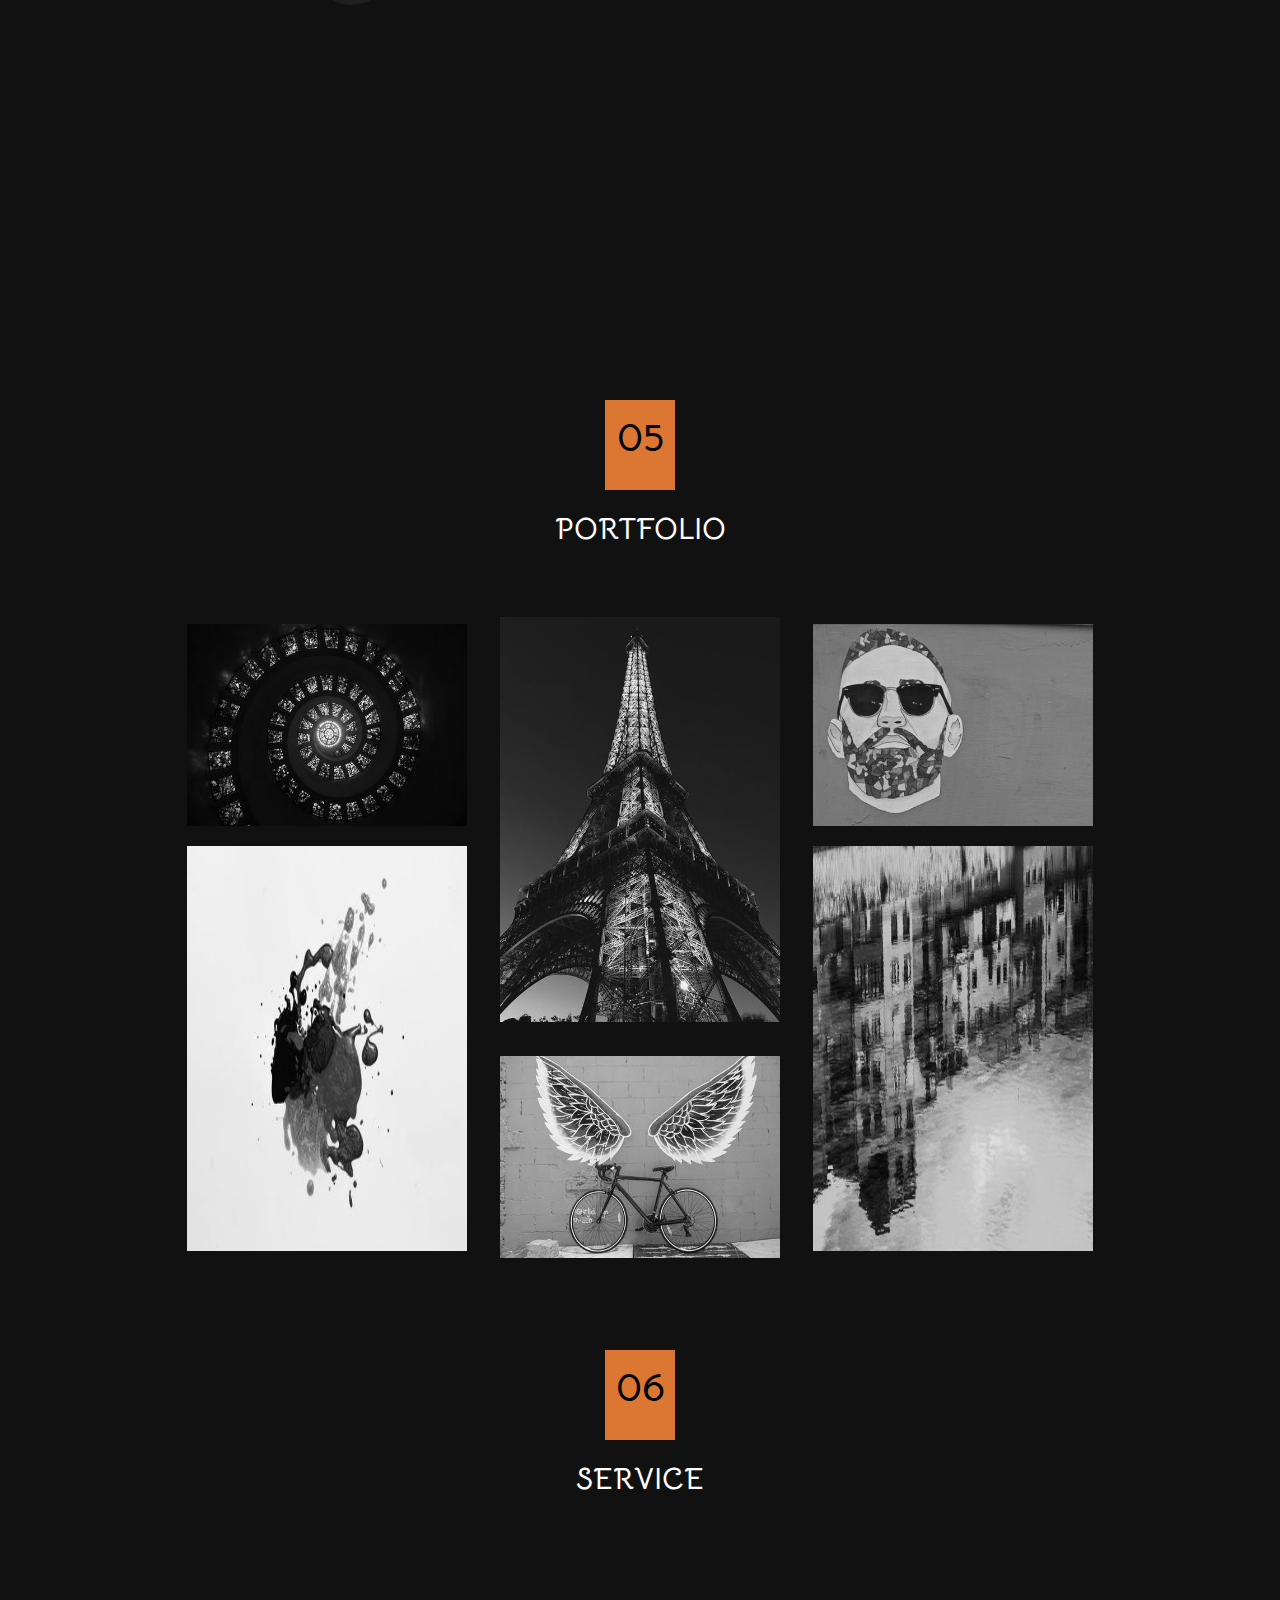
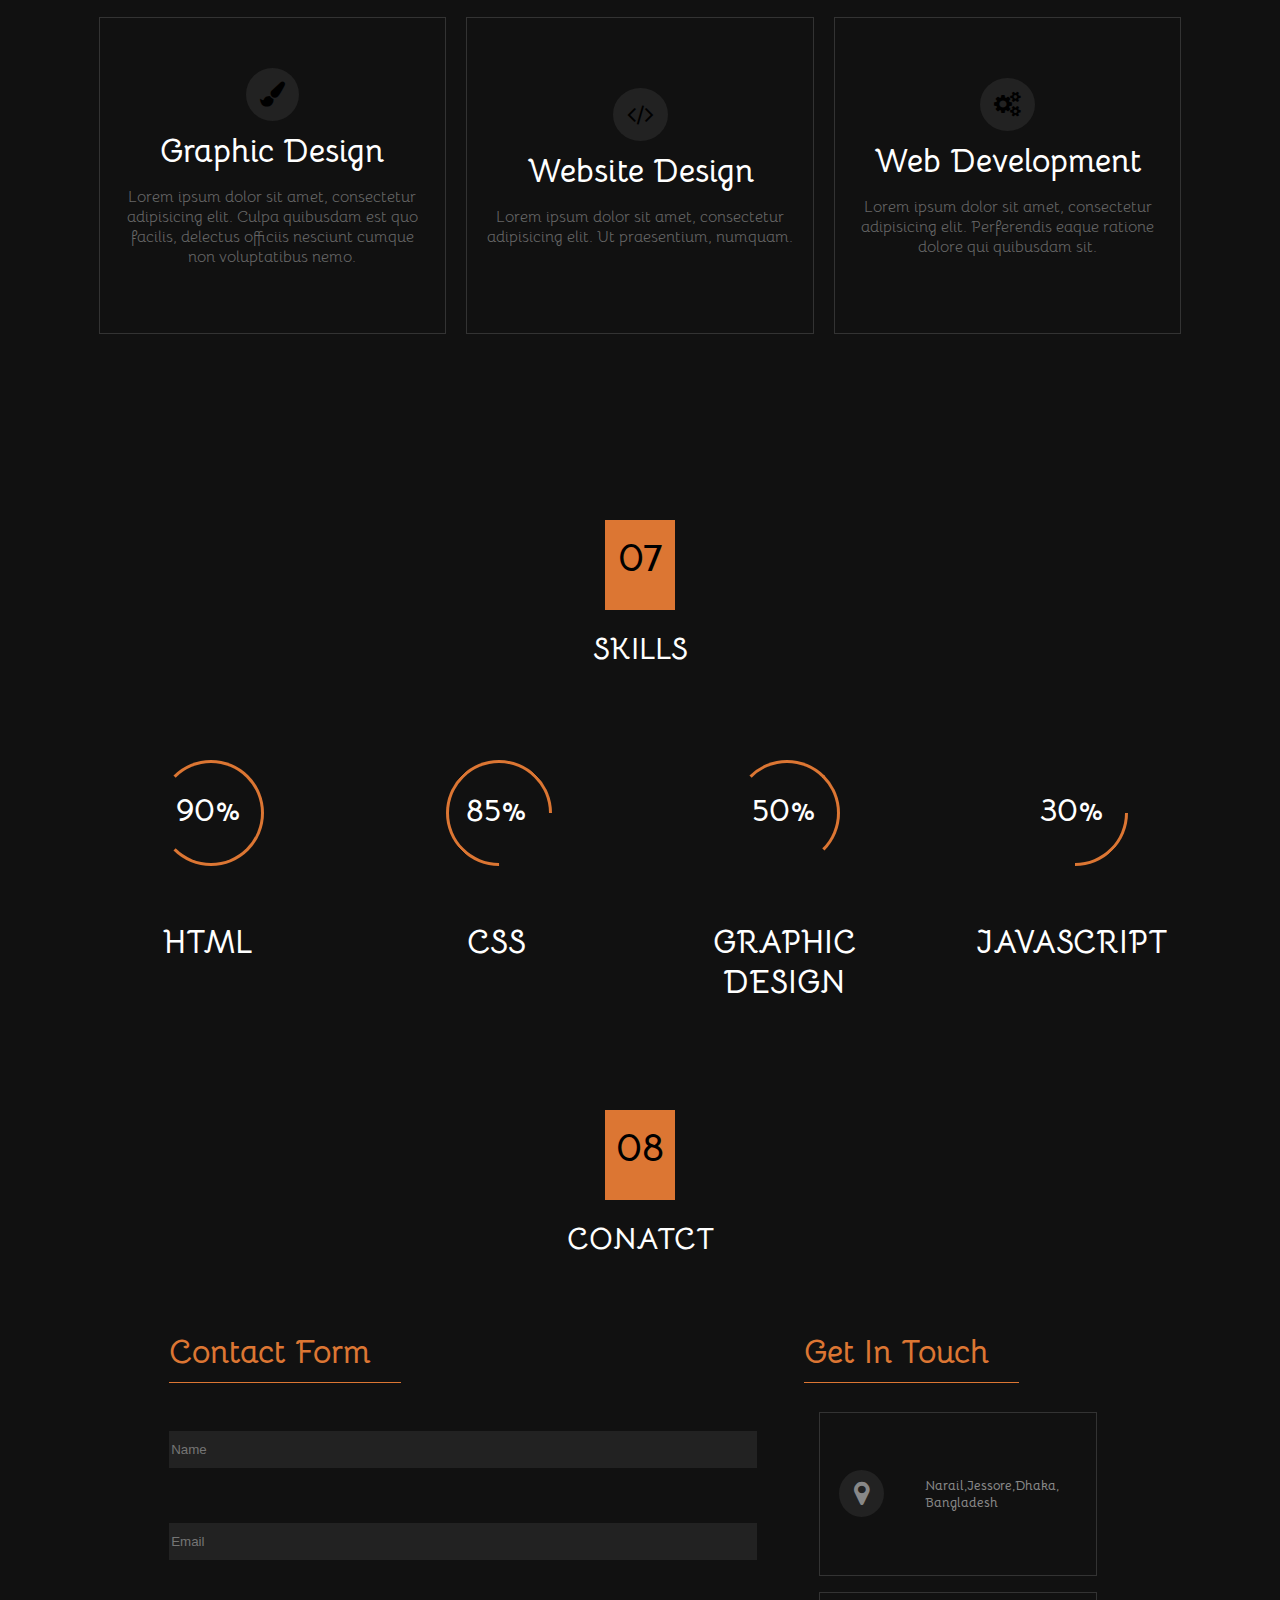
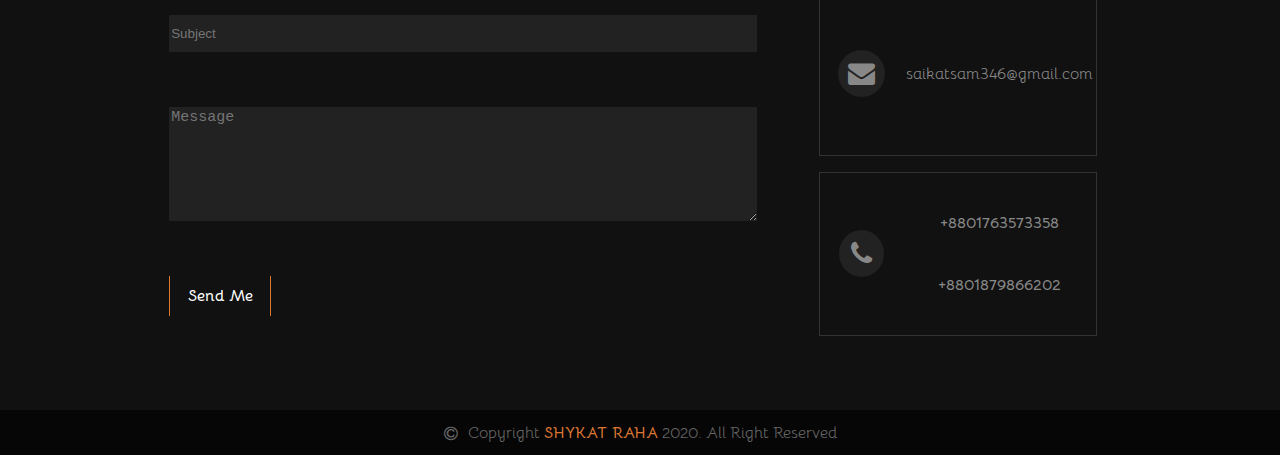
<file: firstApp/public/asset/web/two/profile.html>
<!DOCTYPE html>
<html lang="en">
  <head>
    <meta charset="UTF-8" />
    <title>R.Shykat</title>

    <link rel="stylesheet" href="pp.css" />

    <link
      href="https://fonts.googleapis.com/css2?family=Bellota:wght@300;400;700&family=Sriracha&display=swap"
      rel="stylesheet"
    />

    <link
      rel="stylesheet"
      href="https://stackpath.bootstrapcdn.com/font-awesome/4.7.0/css/font-awesome.min.css"
    />
  </head>
  <body>
    <!-------------------------------------------------------HomePage------------------------------------------------------>

    <section id="homepage">
      <div class="r1">
        <div class="left">
          <div class="box">
            <div class="l1">
              <div class="slot1">
                <img src="l.jpg" alt="" />
              </div>
            </div>

            <div class="l2">
              <div class="slot2">
                <img src="r.jpg" alt="" />
              </div>
            </div>
          </div>
        </div>

        <div class="right">
          <h2>Hi There ! I'm</h2>
          <h1>Abraham Garza</h1>

          <div class="inner">
            <span>
              Developer <br />
              Designer <br />
              Programmer <br />
              & <br />
              Traveller
            </span>
          </div>

          <div class="pagination">
            <a href="#homepage"></a>

            <a href="#education"></a>

            <a href="#contact"></a>
          </div>
        </div>
      </div>

      <div class="r2">
        <div class="boxes">
          <div class="bx">
            <i class="fa fa-folder-open"></i>
            <a href="#homepage">Portfolio</a>
          </div>
          <div class="bx">
            <i class="fa fa-user"></i>
            <a href="#aboutpage">About</a>
          </div>
          <div class="bx">
            <i class="fa fa-superpowers"></i>
            <a href="#education">Strenght</a>
          </div>
          <div class="bx">
            <i class="fa fa-pencil-square-o"></i>
            <a href="#galary">Blog</a>
          </div>
          <div class="bx">
            <i class="fa fa-envelope"></i>
            <a href="#contact">Contact</a>
          </div>
        </div>
      </div>
    </section>

    <!---------------------x---------------------------HomePage---------------------------------x------------------------>

    <!------------------------------------------------AboutPage--------------------------------------------------------->

    <section id="aboutpage">
      <div class="r1">
        <div class="box1">
          <h1>01</h1>
        </div>
      </div>

      <div class="r2">
        <h1>About Me</h1>
      </div>

      <div class="r3">
        <div class="leftc">
          <div class="social">
            <i class="fa fa-facebook"></i>
            <i class="fa fa-twitter"></i>
            <i class="fa fa-linkedin"></i>
            <i class="fa fa-behance"></i>
          </div>
        </div>
        <div class="rightc">
          <h1>I'm Abraham Garza</h1>
          <p>
            Lorem ipsum dolor sit amet, consectetur adipisicing elit. Porro
            laborum veniam nihil pariatur culpa perferendis ducimus ad
            laboriosam, impedit necessitatibus aliquam nisi illum, delectus
            incidunt? Eligendi, omnis ipsam sunt deleniti, soluta nostrum
            commodi repellat saepe dolore qui dolorum quidem autem dolorem
            consectetur fugit. Modi enim incidunt quod nam quam, reprehenderit.
          </p>
          <br />
          <p class="p2">
            Lorem ipsum dolor sit amet, consectetur adipisicing elit. Voluptates
            tenetur ex neque aut amet qui quod nobis earum magnam obcaecati
            maiores, maxime laborum incidunt magni doloremque dolorem officiis
            soluta quis, perferendis. Possimus adipisci eveniet autem officiis
            sed atque eaque saepe.
          </p>

          <div class="bb">
            <div class="b1 b">
              <a href="#">Download CV</a>
            </div>

            <div class="b2 b">
              <a href="#">Hire Me</a>
            </div>
          </div>
        </div>
      </div>
    </section>

    <!---------------------x---------------------------AboutPage---------------------------------x------------------------>

    <!------------------------------------------------EducationPage------------------------------------------------------>

    <section id="education">
      <div class="r1">
        <div class="box1">
          <h1>03</h1>
        </div>
      </div>

      <div class="r2">
        <h1>Education</h1>
      </div>

      <div class="r3">
        <div class="left">
          <div class="one">
            <h1>2014</h1>
            <h4>JSC Examination</h4>
            <p>
              Lorem ipsum dolor sit amet, consectetur adipisicing elit. Adipisci
              numquam corrupti sint ut vero earum! lorem8
            </p>
          </div>

          <div class="three">
            <h1>2018</h1>
            <h4>HSC Examination</h4>
            <p>
              Lorem ipsum dolor sit adipisicing elit. A corrupti sint ut vero
              earum! lorem8
            </p>
          </div>
        </div>

        <div class="middle">
          <div class="circle"></div>
          <div class="circle"></div>
          <div class="circle"></div>
          <div class="circle"></div>
        </div>

        <div class="right">
          <div class="two">
            <h1>2016</h1>
            <h4>SSC Examination</h4>
            <p>
              Lorem ipsum dolor sit amet, consectetur adipisicing elit. Adipisci
              numquam corrupti sint ut vero earum! lorem8
            </p>
          </div>

          <div class="four">
            <h1>2019</h1>
            <h4>University</h4>
            <p>
              Lorem ipsum dolor sit adipisicing elit. A corrupti sint ut vero
              earum! lorem8
            </p>
          </div>
        </div>
      </div>
    </section>

    <!---------------------x------------------------EducationPage-------------------------------x------------------------>

    <!---------------------------------------------ProfilePage------------------------------------------------------->

    <section id="profile">
      <div class="r1">
        <div class="box1">
          <h1>04</h1>
        </div>
      </div>

      <div class="r2">
        <h1>Profiles</h1>
      </div>

      <div class="r3">
        <div class="left">
          <i class="fa fa-facebook"></i>
          <i class="fa fa-linkedin"></i>
          <i class="fa fa-twitter"></i>
          <i class="fa fa-instagram"></i>
          <i class="fa fa-youtube-play"></i>
        </div>

        <div class="right">
          <h1>Profile Works At</h1>
          <p>
            Lorem ipsum dolor sit amet, consectetur adipisicing elit. Quas
            deserunt quidem vitae sint harum, voluptate non aliquam dolor modi
            iusto.
          </p>
          <p>
            Lorem ipsum dolor sit amet, consectetur adipisicing elit. Excepturi,
            iste.
          </p>
        </div>
      </div>
    </section>

    <!-----------------x----------------------------ProfilePage-----------------------x-------------------------------->

    <!----------------------------------------------GalaryPage-------------------------------------------------------->

    <section id="galary">
      <div class="r1">
        <div class="box1">
          <h1>05</h1>
        </div>
      </div>

      <div class="r2">
        <h1>Portfolio</h1>
      </div>

      <div class="r3">
        <div class="left">
          <div class="up">
            <img src="g1.jpeg" alt="" />
          </div>
          <div class="down">
            <img src="g2.jpeg" alt="" />
          </div>
        </div>

        <div class="middle">
          <div class="up">
            <img src="g3.jpeg" alt="" />
          </div>
          <div class="down">
            <img src="g4.jpeg" alt="" />
          </div>
        </div>

        <div class="right">
          <div class="up">
            <img src="g5.jpg" alt="" />
          </div>
          <div class="down">
            <img src="g6.jpeg" alt="" />
          </div>
        </div>
      </div>
    </section>

    <!-----------------x----------------------------GalaryPage-----------------------x-------------------------------->

    <!-----------------x----------------------------GalaryPage-----------------------x-------------------------------->

    <!--------------------------------------------ServicePage------------------------------------------------------->

    <section id="service">
      <div class="r1">
        <div class="box1">
          <h1>06</h1>
        </div>
      </div>

      <div class="r2">
        <h1>Service</h1>
      </div>

      <div class="r3">
        <div class="left">
          <i class="fa fa-paint-brush"></i>
          <h1>Graphic Design</h1>
          <p>
            Lorem ipsum dolor sit amet, consectetur adipisicing elit. Culpa
            quibusdam est quo facilis, delectus officiis nesciunt cumque non
            voluptatibus nemo.
          </p>
        </div>

        <div class="middle">
          <i class="fa fa-code"></i>
          <h1>Website Design</h1>
          <p>
            Lorem ipsum dolor sit amet, consectetur adipisicing elit. Ut
            praesentium, numquam.
          </p>
        </div>

        <div class="right">
          <i class="fa fa-cogs"></i>
          <h1>Web Development</h1>
          <p>
            Lorem ipsum dolor sit amet, consectetur adipisicing elit.
            Perferendis eaque ratione dolore qui quibusdam sit.
          </p>
        </div>
      </div>
    </section>

    <!-----------------x---------------------------ServicePage-----------------------x-------------------------------->

    <!---------------------------------------------SkillPage------------------------------------------------------->

    <section id="skill">
      <div class="r1">
        <div class="box1">
          <h1>07</h1>
        </div>
      </div>

      <div class="r2">
        <h1>Skills</h1>
      </div>

      <div class="r3">
        <div class="c1 cc">
          <h1>90%</h1>
        </div>

        <div class="c2 cc">
          <h1>85%</h1>
        </div>
        <div class="c3 cc">
          <h1>50%</h1>
        </div>
        <div class="c4 cc">
          <h1>30%</h1>
        </div>
      </div>

      <div class="r4">
        <div class="text">
          <h1>HTML</h1>
        </div>
        <div class="text">
          <h1>CSS</h1>
        </div>
        <div class="text">
          <h1>GRAPHIC DESIGN</h1>
        </div>
        <div class="text">
          <h1>JAVASCRIPT</h1>
        </div>
      </div>
    </section>

    <!---------------------x------------------------SkillPage------------------------------x------------------------->

    <!---------------------------------------------contactPage------------------------------------------------------->

    <section id="contact">
      <div class="r1">
        <div class="box1">
          <h1>08</h1>
        </div>
      </div>

      <div class="r2">
        <h1>Conatct</h1>
      </div>

      <div class="r3">
        <div class="left">
          <h1>Contact Form</h1>

          <div class="form">
            <input type="text" placeholder="Name" />
            <input type="email" placeholder="Email" />
            <input type="text" placeholder="Subject" />
            <textarea placeholder="Message"></textarea>

            <a href="#">Send Me</a>
          </div>
        </div>

        <div class="right">
          <h1>Get In Touch</h1>

          <div class="bbb">
            <div class="b b1">
              <div class="l">
                <i class="fa fa-map-marker"></i>
              </div>
              <div class="r">
                <h5>
                  Narail,Jessore,Dhaka,
                  <br />
                  Bangladesh
                </h5>
              </div>
            </div>

            <div class="b b2">
              <div class="l">
                <i class="fa fa-envelope"></i>
              </div>
              <div class="r">
                <p>saikatsam346@gmail.com</p>
              </div>
            </div>

            <div class="b b3">
              <div class="l">
                <i class="fa fa-phone"></i>
              </div>
              <div class="r">
                <h4>+8801763573358</h4>
                <h4>+8801879866202</h4>
              </div>
            </div>
          </div>
        </div>
      </div>
    </section>

    <!------------------------x---------------------contactPage---------------------x---------------------------------->

    <section id="last">
      <i class="fa fa-copyright"></i>
      <p>Copyright <span>SHYKAT RAHA</span> 2020. All Right Reserved</p>
    </section>
  </body>
</html>
</file>
<file: firstApp/public/asset/web/four/style.css>
@import url("https://fonts.googleapis.com/css2?family=Raleway:ital,wght@0,100;0,200;0,300;0,400;0,500;0,700;0,900;1,100;1,200;1,300;1,400&display=swap");

* {
  margin: 0;
  padding: 0;
  font-family: "Raleway", sans-serif;
}
html {
  scroll-behavior: smooth;
}

.fullWebPage {
  width: 100%;
  height: auto;
}
.loginPage {
  width: 100%;
  height: 100vh;
  background: #f1c40f;
  display: flex;
  justify-content: center;
  align-items: center;
  flex-direction: column;
}
.loginPage input {
  margin: 20px 0;
  width: 340px;
  height: 50px;
  border: none;
  border-radius: 10px;
  padding-left: 20px;
  font-size: 15px;
  outline: none;
}
.loginPage .login {
  width: 100px;
  height: 45px;
  margin-top: 20px;
  border: none;
  border-radius: 10px;
  background: #000;
  color: white;
  cursor: pointer;
  margin-left: -260px;
  transition: 0.3s;
  position: relative;
  z-index: 1;
  overflow: hidden;
}
.loginPage .login::after {
  content: "";
  position: absolute;
  width: 100%;
  height: 100%;
  background: white;
  top: 0;
  left: 0;
  border-radius: 10px;
  transition: 0.3s;
  transform: translateX(-100px);
  z-index: -1;
}
.loginPage .login:hover {
  color: black;
  box-shadow: 4px 8px 11px rgba(0, 0, 0, 0.3);
}
.loginPage .login:hover:after {
  transform: translateX(0);
}
#homePage {
  width: 100%;
  height: 100vh;
  overflow-x: hidden;
  position: relative;
}
.navBar {
  width: 100%;
  height: 10vh;
  position: fixed;
  top: 0vh;
  left: 0;
  display: flex;
  justify-content: space-around;
  align-items: center;
  z-index: 100;
  overflow: hidden;
  background: rgb(255, 255, 255);
}
.navBar .logo {
  width: 70px;
  height: 90px;
  background-image: url(./assests/logo.png);
  background-position: center;
  background-size: 37%;
  background-repeat: no-repeat;
}

.navBar .menu ul {
  width: 360px;
  display: flex;
  justify-content: space-around;
  align-items: center;
}
.navBar .menu ul li {
  list-style: none;
  width: 100px;
  height: 40px;
  display: flex;
  justify-content: center;
  align-items: center;
  cursor: pointer;
  position: relative;
}
.navBar .menu ul li a {
  text-decoration: none;
  color: black;
  font-weight: 500;
  padding: 20px 25px;
  justify-content: center;
  align-items: center;
  font-size: 17px;
  transition: 0.1s;
}
.navBar .menu ul li:hover a {
  font-weight: bold;
}
.navBar .menu ul li::after {
  content: "";
  position: absolute;
  width: 100%;
  height: 100px;
  cursor: pointer;
  top: 0;
  left: 0;
  background-image: linear-gradient(
    to bottom,
    rgb(255, 230, 3),
    rgb(255, 255, 255)
  );
  transform: translateY(53px);
  transition: 0.5s;
  z-index: -1;
  opacity: 0;
}
.navBar .menu ul li:hover:after {
  transform: translateY(-25px);
  opacity: 1;
}

.shadow img {
  position: fixed;
  top: 7.8vh;
  left: 34.2%;
  opacity: 0.7;
  z-index: 100;
}
.portfolio button {
  padding: 10px 15px;
  border-radius: 5px;
  border: none;
  background: #f1c40f;
  cursor: pointer;
  transition: 0.3s;
  position: relative;
  transition: 0.3s;
  overflow: hidden;
}
.portfolio button a {
  text-decoration: none;
  font-weight: 500;
  color: black;
}
.portfolio button:hover {
  box-shadow: 4px 8px 11px rgba(0, 0, 0, 0.3);
  transform: scale(1.1);
}

.banner {
  width: 100%;
  height: auto;
  padding: 100px 0;
  overflow: hidden;
  margin-top: 15vh;
}
.elements {
  width: 60%;
  margin: 0 auto;
  height: 450px;
  text-align: center;
  position: relative;
  padding-top: 20px;
}
.picName {
  width: 100%;
  position: relative;
  display: flex;
  justify-content: center;
}
.profile {
  width: 300px;
  height: 300px;
  border-radius: 50%;
  background-image: url(./assests/pic.png);
  background-position: center;
  background-size: cover;
  background-repeat: no-repeat;
  position: absolute;
  left: 230px;
  margin-top: -20px;
}
.name {
  width: 300px;
  height: 300px;
  border-radius: 50%;
  background: rgba(241, 196, 15, 0.5);
  margin-top: -20px;
  position: absolute;
  right: 230px;
  display: flex;
  justify-content: center;
  align-items: center;
}
.name h1 {
  font-size: 35px;
  letter-spacing: 2px;
}
.headline {
  font-size: 30px;
  letter-spacing: 5px;
  position: absolute;
  bottom: 80px;
  text-transform: uppercase;
  left: 198px;
}
.buttons {
  position: absolute;
  bottom: 0;
  left: 34.8%;
}
.buttons button {
  width: 110px;
  height: 45px;
  border-radius: 7px;
  transition: 0.3s;
  cursor: pointer;
  margin: 0 20px;
}
.buttons button a {
  text-decoration: none;
  font-size: 16px;
  font-weight: 500;
}
.buttons button:hover {
  box-shadow: 5px 10px 11px rgba(0, 0, 0, 0.3);
  transform: scale(1.1);
}
.resume {
  border: none;
  background: rgb(114, 114, 114);
  position: relative;
  overflow: hidden;
}

.projectbtn {
  background: #f1c40f;
  border: none;
  position: relative;
  overflow: hidden;
}
.resume a,
.projectbtn a {
  color: white;
}
.projectbtn::after,
.resume::after {
  content: "";
  position: absolute;
  width: 100%;
  height: 100%;
  background: #000000;
  top: 0;
  left: 0;
  border-radius: 7px;
  transform: translateX(-110px);
  transition: 0.3s;
  border: 1px solid #000;
  z-index: -1;
}
.projectbtn:hover:after,
.resume:hover:after {
  transform: translateX(0px);
}

.social {
  width: 40vw;
  height: 20px;
  position: absolute;
  bottom: 50%;
  right: -18%;
  display: flex;
  justify-content: space-around;
  transform: rotate(-90deg);
}
.social a {
  text-decoration: none;
  color: rgb(109, 109, 109);
}
.social a:hover {
  transform: scale(1.1);
}
.fb:hover {
  color: blue;
}
.gm:hover {
  color: #ff0a02;
}
.ln:hover {
  color: #02afff;
}
.ins:hover {
  color: #ff02f2;
}

.secInfo {
  width: 40vw;
  height: 20px;
  position: fixed;
  bottom: 50%;
  left: -19%;
  display: flex;
  justify-content: space-around;
  transform: rotate(-90deg);
}
/* -------------------------------for all page ------------------*/
.pageinfo {
  font-size: 60px;
  letter-spacing: 15px;
  color: #8a8a8a67;
  text-transform: uppercase;
  z-index: 99;
  position: absolute;
  transform: rotate(-90deg);
  left: -75px;
  top: 45%;
}
.displayNone {
  display: none;
}
.displayAll {
  display: block;
}
.logMessage {
  letter-spacing: 5px;
  font-size: 17px;
  position: absolute;
  bottom: 90px;
  font-weight: 500;
  text-transform: uppercase;
}
.copy {
  font-size: 15px;
  font-weight: bold;
  letter-spacing: 0;
  position: absolute;
  bottom: 55px;
  font-style: italic;
}
.upBtn {
  position: fixed;
  bottom: 30px;
  left: 30px;
  z-index: 100;

  border-radius: 50%;
}
.upBtn a {
  text-decoration: none;

  width: 60px;
  height: 60px;
  background: #f1c40f;
  border-radius: 50%;
  display: flex;
  justify-content: center;
  align-items: center;
  box-shadow: -4px -8px 11px rgba(0, 0, 0, 0.3) inset;
}
.lni-pin {
  font-size: 30px;
  color: black;
}
/* -------------------------------for all page ------------------*/

/* -------------------------------HomePage Done------------------ */

#aboutPage {
  width: 100%;
  height: 100vh;
  background: #000;
  display: flex;
  justify-content: center;
  align-items: center;
  position: relative;
  z-index: 1;
}
.primaryBox {
  width: 65%;
  height: 65%;
  border: 1px solid white;
  position: relative;
}
.upperBox,
.lowerBox {
  width: 50%;
  height: 60%;
  background: #000;
  border: 1px solid white;
  position: absolute;
}
.upperBox {
  top: -20px;
  left: -100px;
  background-image: url(./assests/about.svg);
  background-position: center;
  background-size: 50%;
  background-repeat: no-repeat;
}
.lowerBox {
  bottom: -20px;
  right: -100px;
  display: flex;
  justify-content: center;
  align-items: center;
}
.lowerBox p {
  color: grey;
  width: 80%;
  font-size: 18px;
  letter-spacing: 1px;
}
.aboutTitle {
  font-size: 40px;
  letter-spacing: 20px;
  color: white;
  position: absolute;
  top: 70px;
  right: 20%;
  text-transform: uppercase;
}
.message {
  width: 110px;
  height: 45px;
  transition: 0.3s;
  border-radius: 7px;
  cursor: pointer;
  border: none;
  background: white;
  position: relative;
  overflow: hidden;
  position: relative;
  top: 75%;
  left: 31%;
  transition: 0.3s;
  z-index: 1;
}
.message:hover {
  transform: scale(1.1);
}
.message a {
  text-decoration: none;
  font-size: 15px;
  font-weight: bold;
  color: black;
}
.message::after {
  content: "";
  position: absolute;
  width: 100%;
  height: 100%;
  background: #f1c40f;
  top: 0;
  left: 0;
  border: 1px solid #f1c40f;
  border-radius: 7px;
  transform: translateX(120px);
  transition: 0.3s;
  z-index: -5;
}
.message:hover:after {
  transform: translateX(0px);
}
.triangle1 {
  position: absolute;
  width: 3%;
  bottom: 18%;
  left: 53%;
  transform: rotate(180deg);
  animation: toleft 1s linear infinite;
  animation-direction: alternate;
}
@keyframes toleft {
  100% {
    left: 45%;
  }
}
.triangle2 {
  position: absolute;
  width: 3%;
  top: 18%;
  left: 43%;
  transform: rotate(180deg);
  animation: toright 1s linear infinite;
  animation-direction: alternate;
}
@keyframes toright {
  100% {
    left: 53%;
  }
}
.socialio {
  position: absolute;
  bottom: 5%;
  left: 43.5%;
}
.socialio a {
  margin: 0 15px;
  font-size: 22px;
}
.socialio {
  right: 0;
}

.socialio i {
  transition: 0.3s;
  color: white;
}
.socialio i:hover {
  color: #f1c40f;
  transform: scale(1.2);
}

/* -----------------------AboutPage Done------------------------- */

#skillPage {
  width: 100%;
  height: 100vh;
  position: relative;
  overflow-x: hidden;
}
.rain {
  width: 16%;
  text-align: center;
  height: 80%;
  float: left;
  position: absolute;
  top: 12vh;
  right: 50px;
}
.rain .cloud i {
  position: relative;
}
.rain .cloud .one {
  font-size: 110px;
  color: #222;
  position: relative;
  top: 60px;
  left: 80px;
  color: rgb(163, 163, 163);
  text-shadow: 5px 5px 10px black;
}
.rain .cloud .two {
  font-size: 80px;
  position: relative;
  color: rgb(63, 63, 63);
  top: 70px;
  text-shadow: 5px 5px 10px black;
}
.rain .cloud .three {
  font-size: 60px;
  color: rgb(107, 107, 107);
  position: relative;
  top: 20px;
  left: 10px;
  text-shadow: 5px 5px 10px black;
}

.rain .drop {
  position: relative;
  width: 100%;
  height: 70%;
  margin-left: 80px;
}
.rain .drop i {
  color: rgb(95, 95, 95);
}
.rain .drop .r1 {
  position: absolute;
  top: 20px;
  animation: droprain 3s linear infinite;
  animation-delay: 0s;
}
.rain .drop .r2 {
  position: absolute;
  top: 20px;
  animation: droprain 3s linear infinite;
  animation-delay: 0.6s;
  left: 55px;
}
.rain .drop .r3 {
  position: absolute;
  top: 20px;
  animation: droprain 3s linear infinite;
  animation-delay: 0.2s;
  left: 70px;
}
.rain .drop .r4 {
  position: absolute;
  top: 20px;
  animation: droprain 3s linear infinite;
  animation-delay: 0.7s;
  left: 80px;
}
.rain .drop .r5 {
  position: absolute;
  top: 20px;
  animation: droprain 3s linear infinite;
  animation-delay: 1.4s;
  left: 110px;
}
.rain .drop .r6 {
  position: absolute;
  top: 20px;
  animation: droprain 3s linear infinite;
  animation-delay: 2.2s;
  left: 50px;
}
.rain .drop .r7 {
  position: absolute;
  top: 20px;
  animation: droprain 3s linear infinite;
  animation-delay: 1.5s;
  left: 70px;
}
.rain .drop .r8 {
  position: absolute;
  top: 20px;
  animation: droprain 3s linear infinite;
  animation-delay: 0.8s;
  left: 140px;
}
.rain .drop .r9 {
  position: absolute;
  top: 20px;
  animation: droprain 3s linear infinite;
  animation-delay: 2s;
  left: 120px;
}
.rain .drop .r10 {
  position: absolute;
  top: 20px;
  animation: droprain 3s linear infinite;
  animation-delay: 1.7s;
  left: 90px;
}
.rain .drop .r11 {
  position: absolute;
  top: 20px;
  animation: droprain 3s linear infinite;
  animation-delay: 0.4s;
  left: 100px;
}
.rain .drop .r12 {
  position: absolute;
  top: 20px;
  animation: droprain 3s linear infinite;
  animation-delay: 1.9s;
  left: 70px;
}
.rain .drop .r13 {
  position: absolute;
  top: 20px;
  animation: droprain 3s linear infinite;
  animation-delay: 2.9s;
  left: 130px;
}
@keyframes droprain {
  0% {
    top: 20px;
  }
  50% {
    top: 100px;
  }
  100% {
    top: 400px;
  }
}

.mainSec {
  width: 80%;
  height: 80%;
  margin-top: 120px;
  margin-left: 100px;
  display: flex;
  justify-content: center;
  align-items: center;
  position: relative;
}
.textArea {
  width: 40%;
  height: 100%;
  display: flex;
  justify-content: center;
  align-items: center;
}
.textArea p {
  width: 80%;
  height: auto;
  letter-spacing: 1px;
  color: rgb(99, 99, 99);
}

.grid-container {
  width: 60%;
  height: 70%;
  display: grid;
  grid-template-columns: auto auto auto;
  padding: 0px;
}
.grid-item {
  padding: 20px;
  font-size: 30px;
  text-align: center;
}
.grid-item img {
  width: 190px;
  height: 190px;
  object-fit: contain;
}
/* -----------------------SkillPage Done------------------------- */

#galaryPage {
  width: 100%;
  height: 195vh;
  position: relative;
  padding-top: 10vh;
}

#galaryPage .head {
  width: 100%;
  height: 10vh;
  position: relative;
}
#galaryPage .head h1 {
  color: #8a8a8a67;
  font-weight: 400;
  padding-right: 30px;
  font-size: 60px;
  text-transform: uppercase;
  letter-spacing: 5px;
  text-align: right;
}
.downline {
  width: 200px;
  height: 5px;
  background: #8a8a8a67;
  position: absolute;
  right: 30px;
  bottom: 0;
}

#galaryPage .galary {
  margin-top: 1vh;
}
#galaryPage .frow,
#galaryPage .srow,
#galaryPage .trow {
  width: 100%;
  height: 60vh;
  display: flex;
  justify-content: space-between;
}
#galaryPage .frow .left {
  width: 55%;
  background: url(./assests/levelX.png);
}
#galaryPage .srow .right {
  width: 45%;
  background: url(./assests/slide.png);
}
#galaryPage .trow .left {
  width: 55%;
  background: url(./assests/predator.png);
}
#galaryPage .frow .left,
#galaryPage .srow .right,
#galaryPage .trow .left {
  height: 100%;
  background-position: center;
  background-size: cover;
  transition: 0.4s;
  position: relative;
  z-index: 2;
  display: flex;
  justify-content: center;
  align-items: center;
  flex-direction: column;
  cursor: pointer;
}
#galaryPage .frow .left h2,
#galaryPage .srow .right h2,
#galaryPage .trow .left h2 {
  color: #222;
  font-weight: 600;
  visibility: visible;
  display: inline-block;
  font-size: 30px;
  text-transform: uppercase;
}
#galaryPage .frow .left p,
#galaryPage .srow .right p,
#galaryPage .trow .left p {
  color: #222;
  visibility: visible;
  letter-spacing: 2px;
}
#galaryPage .frow .left:hover {
  width: 80%;
}
#galaryPage .srow .right:hover {
  width: 65%;
}
#galaryPage .trow .left:hover {
  width: 70%;
}
#galaryPage .frow .left:hover h2,
#galaryPage .frow .left:hover p,
#galaryPage .srow .right:hover h2,
#galaryPage .srow .right:hover p,
#galaryPage .trow .left:hover h2,
#galaryPage .trow .left:hover p {
  visibility: hidden;
}
#galaryPage .frow .left::after,
#galaryPage .srow .right::after,
#galaryPage .trow .left::after {
  content: "";
  position: absolute;
  width: 100%;
  height: 100%;
  opacity: 1;
  transition: 0.4s;
  top: 0;
  left: 0;
  z-index: -1;
}
#galaryPage .frow .left::after {
  background: #ccc;
}
#galaryPage .srow .right::after {
  background: #ffab91;
}
#galaryPage .trow .left::after {
  background: #68bbff;
}

#galaryPage .frow .right p,
#galaryPage .srow .left p,
#galaryPage .trow .right p {
  width: 80%;
  letter-spacing: 2px;
  color: rgb(247, 247, 247);
  padding: 10px;
  text-align: center;
}

#galaryPage .frow .right a:hover,
#galaryPage .srow .left a:hover,
#galaryPage .trow .right a:hover {
  background: white;
  color: #222;
}
#galaryPage .frow .right,
#galaryPage .srow .left,
#galaryPage .trow .right {
  height: 100%;
  display: flex;
  justify-content: center;
  align-items: center;
  flex-direction: column;
}
#galaryPage .frow .right {
  width: 20%;
  background: #222;
}
#galaryPage .srow .left {
  width: 35%;
  background: #e65100;
}
#galaryPage .trow .right {
  width: 30%;
  background: #000033;
}

#galaryPage .frow .left:hover:after,
#galaryPage .srow .right:hover:after,
#galaryPage .trow .left:hover:after {
  opacity: 0;
}
#galaryPage .frow .right a,
#galaryPage .srow .left a,
#galaryPage .trow .right a {
  text-decoration: none;
  color: white;
  font-weight: 600;
  padding: 10px 18px;
  border: 1px solid white;
  border-radius: 10px;
  transition: 0.3s;
  font-size: 12px;
  margin-top: 30px;
}

/* ------------------------------------projectPage done--------------------------------- */

.footer {
  width: 100%;
  height: 60vh;
  position: relative;
  background: rgb(102, 102, 102);
}
.upperSec {
  width: 30%;
  height: 40%;
  margin: 0 auto;
  display: flex;
  justify-content: center;
  align-items: center;
  flex-direction: column;
  position: relative;
}
.socialio2 {
  position: absolute;
  bottom: 0%;
  left: 26.5%;
}
.socialio2 a {
  margin: 0 15px;
  font-size: 22px;
}
.socialio2 {
  right: 0;
}

.socialio2 i {
  transition: 0.3s;
  color: white;
}
.socialio2 i:hover {
  color: #f1c40f;
  transform: scale(1.2);
}
.upperSec img {
  width: 7%;
  margin: 20px 0;
}
.upperSec a {
  text-decoration: none;
  font-size: 25px;
  color: #f1c40f;
  font-weight: bold;
  text-transform: uppercase;
  letter-spacing: 2px;
}
.lowerSec {
  width: 50%;
  height: 50%;
  margin: 0 auto;
  display: flex;
  justify-content: center;
  align-items: center;
}
.leftS,
.rightS {
  width: 20%;
  height: 100%;
  display: flex;
  justify-content: center;
  align-items: center;
  flex-direction: column;
}
.leftS a {
  font-weight: 500;
  margin: 10px 0;
  text-decoration: none;
  color: #ccc;
}
.leftS a:hover {
  color: #f1c40f;
}
.logout,
.messagelast {
  width: 100px;
  height: 40px;
  margin: 30px 0;
  position: relative;
  border: none;
  z-index: 1;
  overflow: hidden;
  cursor: pointer;
  font-weight: 500;
  transition: 0.3s;
}
.logout:hover,
.messagelast:hover {
  transform: scale(1.1);
  box-shadow: 3px 6px 11px rgba(0, 0, 0, 0.3);
}
.logout::after,
.messagelast::after {
  content: "";
  position: absolute;
  width: 100%;
  height: 100%;
  background: #f1c40f;
  transition: 0.3s;
  top: 0;
  left: 0;
  transform: translateY(-50px);
  z-index: -1;
}
.logout:hover:after,
.messagelast:hover:after {
  transform: translateY(0);
}
.last {
  width: 100%;
  height: 10%;
  background: rgb(39, 39, 39);
  display: flex;
  justify-content: center;
  align-items: center;
}
.last p {
  color: #ccc;
}
.leftLine {
  width: 200px;
  height: 2px;
  background: #000;
  position: absolute;
  left: 20%;
  top: 50%;
}
.rightLine {
  width: 200px;
  height: 2px;
  background: #000;
  position: absolute;
  right: 20%;
  top: 50%;
}
</file>
<file: firstApp/public/asset/web/six/style.css>
@import url("https://fonts.googleapis.com/css2?family=Raleway:wght@100;300;500;700&display=swap");
* {
  margin: 0;
  padding: 0;
  box-sizing: border-box;
}

body {
  width: 100%;
  height: 100vh;
  font-family: "Raleway", sans-serif;
  background-image: url(./asset/bg2.jpg);
  background-position: center;
  background-size: cover;
  background-repeat: no-repeat;
}

.main {
  width: 100%;
  height: 100vh;
  background: rgba(0, 0, 0, 0.7);
  display: flex;
  justify-content: center;
  align-items: center;
}

.all {
  width: 60%;
  height: 70vh;
  background: rgba(255, 255, 255, 0.5);
  display: flex;
  border-radius: 20px;
  overflow: hidden;
  box-shadow: 5px 10px 11px rgba(0, 0, 0, 0.5);
}
.subtit {
  position: absolute;
  color: white;
  width: 100%;
  text-align: center;
  top: 4rem;
}

.active {
  background: rgba(0, 0, 0, 0.4);
}

.left {
  width: 50%;
  height: 100%;
  display: flex;
  justify-content: space-around;
  align-items: center;
  flex-direction: column;
}

.current {
  width: 150px;
  height: 80px;
  background: rgb(20, 20, 20);
  display: flex;
  justify-content: space-around;
  align-items: center;
  flex-direction: column;
  border-radius: 10px;
  padding: 30px 0;
  font-weight: 600;
}

.score {
  font-size: 40px;
  color: white;
}

.total {
  font-size: 100px;
  font-weight: bold;
}

.crnt {
  color: rgb(255, 204, 138);
}

.right {
  width: 50%;
  height: 100%;
  display: flex;
  justify-content: space-around;
  align-items: center;
  flex-direction: column;
}

.middle {
  position: absolute;
  width: 120px;
  height: 70vh;
  left: 45.5%;
}

.middle img {
  width: 80%;
  position: absolute;
  top: 34%;
  left: 10%;
}

.btn {
  width: 120px;
  height: 40px;
  background: rgb(255, 231, 199);
  border-radius: 10px;
  display: flex;
  justify-content: space-around;
  align-items: center;
  flex-direction: column;
  cursor: pointer;
  transition: 0.3s;
  font-weight: 600;
}

.new {
  position: absolute;
  top: 10%;
}

.hold {
  position: absolute;
  bottom: 8%;
}

.roll {
  position: absolute;
  bottom: 22%;
}

.btn:hover {
  transform: scale(1.2);
}

.winner {
  color: white;
  font-size: 50px;
  animation: win 0.5s linear infinite;
  animation-direction: alternate;
}

@keyframes win {
  100% {
    opacity: 0;
  }
}

.hidden {
  display: none;
}

.bgcng {
  width: 50%;
  height: 100%;
  background: rgba(3, 226, 255, 0.459);
}

.target {
  position: absolute;
  color: rgb(255, 231, 199);
  top: 20px;
  left: 41%;
  letter-spacing: 4px;
  text-transform: uppercase;
}

.target span {
  color: rgb(219, 203, 54);
  font-weight: bold;
}

.shykat {
  position: absolute;
  bottom: 20px;
  left: 45.5%;
  font-size: 8px;
  letter-spacing: 4px;
  color: rgb(151, 151, 151);
}

.shykat span {
  font-weight: bold;
  color: white;
}

@media (max-width: 600px) {
  .main {
    position: relative;
  }
  .target {
    position: absolute;
    font-size: 13px;
    left: 70px;
    z-index: 1;
  }
  .all {
    position: absolute;
    top: 120px;
    display: flex;
    flex-direction: column;
    width: 80%;
    overflow: visible;
  }
  .left,
  .right {
    width: 100%;
    height: 50%;
  }
  .btn {
    font-size: 15px;
    width: 110px;
    height: 35px;
  }
  .new {
    position: absolute;
    top: -60px;
    left: -40px;
  }
  .hold {
    position: absolute;
    bottom: -60px;
    right: -40px;
  }
  .roll {
    position: absolute;
    bottom: -60px;
    left: -135px;
  }
  .shykat {
    position: absolute;
    left: 130px;
  }
  .player_0,
  .player_1 {
    position: absolute;
    transform: rotate(270deg);
    left: -40px;
    color: rgba(0, 0, 0, 0.5);
    font-size: 25px;
  }
  .dice {
    position: absolute;
    margin-top: 45px;
    margin-left: 90px;
  }
  .winner {
    font-size: 25px;
  }
}
</file>
<file: firstApp/public/asset/web/three/rulestyle.css>
body {
  margin: 0;
  padding: 0;
  font-family: "Raleway", sans-serif;
}

.main {
  width: 100%;
  height: 100vh;
  position: relative;
  overflow: hidden;
}
.nav-bar {
  width: 100%;
  height: 15vh;
  position: fixed;
  display: flex;
  justify-content: space-around;
  align-items: center;
  z-index: 100;
  background: white;
  box-shadow: 3px 8px 11px rgba(0, 0, 0, 0.3);
}
.nav-bar .logo a img {
  width: 25%;
}

.nav-bar .menu {
  width: 500px;
  display: flex;
  justify-content: center;
  align-items: center;
}
.nav-bar .menu ul {
  display: flex;
  justify-content: center;
  align-items: center;
  margin-right: 250px;
  margin-top: 10px;
}
.nav-bar .menu ul li {
  list-style: none;
}
.nav-bar .menu ul li a {
  padding: 10px 20px;
  color: #14213d;
  text-decoration: none;
  transition: 0.3s;
  font-weight: 500;
}

.nav-bar .menu ul .lm a {
  color: black;
  margin-right: 70px;
}
.nav-bar .menu ul .ml a:hover {
  border-bottom: 1px solid;
  transition: 0.3s;
}
.nav-bar .menu ul .sep {
  border: 1px solid black;
  margin: 0 20px;
  padding: 5px 0;
  border-radius: 5px;
  transition: 0.3s;
}
.nav-bar .menu ul .log:hover {
  background: #fca311;
}
.nav-bar .menu ul .log {
  box-shadow: 3px 6px 11px rgba(0, 0, 0, 0.2);
}
.nav-bar .menu ul .reg {
  background: #fca311;
  box-shadow: 3px 6px 11px rgba(0, 0, 0, 0.2);
  border: 1px solid transparent;
}

.main .nav-bar {
  width: 100%;
  height: 15vh;
  position: fixed;
  display: flex;
  justify-content: space-around;
  align-items: center;
  z-index: 100;
  background: white;
  box-shadow: 3px 8px 11px rgba(0, 0, 0, 0.3);
  overflow: hidden;
}
.nav-item {
  color: #14213d;
}
.nav-item:hover {
  color: #fca311;
}
.main .banner {
  width: 90%;
  height: 55vh;
  background: #14213d;
  position: relative;
  margin-top: 15vh;
}
.main .banner h2 {
  position: absolute;
  right: -200px;
  bottom: 50px;
  transform: rotate(90deg);
  font-size: 6em;
  color: grey;
  opacity: 0.3;
  font-weight: bold;
}
.main .banner .first {
  position: absolute;
  width: 500px;
  height: 300px;
  top: 50px;
  left: 100px;
}
.main .banner .first h1 {
  font-size: 55px;
  font-weight: bold;
  color: white;
}
.first .io {
  width: 100px;
  height: 20px;
  display: flex;
  justify-content: space-around;
  align-items: center;
  position: absolute;
  left: 0;
  top: 140px;
}
.first .io .b1 {
  width: 10px;
  height: 10px;
  background: white;
}
.first .io .b2 {
  width: 10px;
  height: 10px;
  background: #fca311;
}
.main .banner .first p {
  font-style: italic;
  color: #fca311;
  padding: 10px 0px 30px;
}
.main .banner .big-rule {
  position: relative;
  width: 900px;
  height: 300px;
  background: white;
  display: flex;
  justify-content: center;
  align-items: center;
}
.main .banner .big-rule .box {
  position: relative;
  width: 96%;
  height: 80%;
  border: 1px solid #14213d;
  margin-top: -20px;
}

.main .banner .big-rule .box h3 {
  color: #fca311;
  margin-left: 30px;
  font-size: 25px;
  margin-top: 20px;
}
.main .banner .big-rule .box i {
  font-size: large;
  color: #fca311;
  margin-left: 30px;
}
.main .banner .big-rule .box .list {
  position: absolute;
  bottom: 10px;
  line-height: 30px;
}

/*----------------------------SecondSec--------------------------*/

#all-rule {
  width: 100%;
  height: 360vh;
  display: flex;
  justify-content: space-around;
  align-items: center;
  flex-direction: column;
  margin-top: 10vh;
}
#all-rule .sec2 {
  width: 70%;
  height: 90vh;
  position: relative;
  margin: auto;
}
#all-rule .sec2 .up {
  width: 100%;
  text-align: end;
  height: 40%;
}
#all-rule .sec2 .up h2 {
  color: #fca311;
  margin-right: 48px;
}
#all-rule .sec2 .up .quote {
  color: #fca311;
  margin-right: 50px;
}
#all-rule .sec2 .up .list {
  line-height: 25px;
  margin-right: 40px;
}
#all-rule .sec2 .up .list li i {
  margin: 0 10px;
}
#all-rule .sec2 .down {
  width: 100%;
  text-align: left;
  height: 40%;
}
#all-rule .sec2 .down h2 {
  color: #fca311;
  margin-left: 48px;
}
#all-rule .sec2 .down .quote {
  color: #fca311;
  margin-left: 50px;
}
#all-rule .sec2 .down .list {
  line-height: 25px;
}
#all-rule .sec2 .down .list li i {
  margin: 0 10px;
}

/*--------------------------------------------End of RulesPage-------------------------------------*/

.last-banner {
  width: 100%;
  height: 35vh;
  background: #12203c;
  position: relative;
  overflow: hidden;
  text-align: center;
}
.last-banner .triangle1 {
  position: absolute;
  background: black;
  clip-path: polygon(100% 0%, 75% 35%, 100% 35%);
  width: 100%;
  height: 100vh;
  z-index: 4;
  opacity: 0.5;
}
.last-banner .triangle2 {
  position: absolute;
  background: #fca311;
  clip-path: polygon(100% 15%, 75% 35%, 100% 35%);
  width: 100%;
  height: 100vh;
  z-index: 4;
}
.last-banner .triangle3 {
  position: absolute;
  background: black;
  clip-path: polygon(25% 0%, 0% 0%, 0% 35%);
  width: 100%;
  height: 100vh;
  z-index: 4;
  opacity: 0.5;
}
.last-banner .triangle4 {
  position: absolute;
  background: #fca311;
  clip-path: polygon(25% 0%, 0% 0%, 0% 20%);
  width: 100%;
  height: 100vh;
  z-index: 4;
}
.last-banner .texts h2 {
  color: white;
  z-index: 15;
  font-size: 25px;
  position: absolute;
  font-weight: bold;
  top: 34%;
  left: 22%;
}
.last-banner .texts p {
  color: white;
  position: absolute;
  top: 55%;
  font-size: 12px;
  left: 35%;
}
.copyright {
  width: 100%;
  height: 50px;
  display: flex;
  justify-content: center;
  align-items: center;
  background: #000;
}
.copyright p {
  margin: 0;
  color: rgb(112, 112, 112);
}
</file>
<file: firstApp/public/asset/web/three/rerule.css>
@media (max-width: 980px) {
  .main {
    width: 620px;
    height: 100vh;
  }
  .nav-bar {
    position: fixed;
    font-size: 10px;
    height: 5vh;
    width: 100%;
  }
  .nav-bar .menu ul .lm a {
    margin-right: 0;
  }
  .nav-bar .logo a img {
    display: none;
  }
  .nav-bar .menu {
    margin-left: 200px;
  }
  .main .banner {
    width: 100%;
  }
  .main .banner .first h1 {
    font-size: 20px;
  }
  .main .banner .first p {
    font-size: 13px;
    width: 250px;
  }
  .main .banner .big-rule {
    position: absolute;
    width: 600px;
    height: 400px;
    margin-left: -90px;
  }
  .main .banner .big-rule .box {
    margin-top: -70px;
  }
  .main .banner .big-rule .box h3 {
    font-size: 20px;
  }
  .main .banner .big-rule .box .list {
    font-size: 10px;
    left: -20px;
  }
  #all-rule {
    margin-top: 00px;
    height: 600vh;
    width: 600px;
  }
  #all-rule .sec2 {
    height: 130vh;
    width: 80%;
  }
  .first .io {
    top: 110px;
  }
  #all-rule .sec2 .up {
    height: 50%;
  }
  #all-rule .sec2 .down {
    height: 50%;
  }
  .last-banner {
    width: 620px;
  }
  .last-banner .triangle1 {
    display: none;
  }
  .last-banner .triangle2 {
    display: none;
  }
  .last-banner .texts h2 {
    font-size: 15px;
    margin-top: -20px;
    text-align: left;
    width: 90%;
  }
  .last-banner .texts p {
    font-size: 10px;
    text-align: left;
    left: 23%;
  }
  .copyright {
    width: 620px;
  }
  .copyright p {
    font-size: 10px;
  }
}
</file>
<file: firstApp/public/asset/web/three/servicestyle.css>
body {
  margin: 0;
  padding: 0;
  font-family: "Raleway", sans-serif;
}
.main {
  width: 100%;
  height: 100vh;
  position: relative;
  overflow: hidden;
}
.nav-bar {
  width: 100%;
  height: 15vh;
  position: fixed;
  display: flex;
  justify-content: space-around;
  align-items: center;
  z-index: 100;
  background: white;
  box-shadow: 3px 8px 11px rgba(0, 0, 0, 0.3);
}
.nav-bar .logo a img {
  width: 25%;
}

.nav-bar .menu {
  width: 500px;
  display: flex;
  justify-content: center;
  align-items: center;
}
.nav-bar .menu ul {
  display: flex;
  justify-content: center;
  align-items: center;
  margin-right: 250px;
  margin-top: 10px;
}
.nav-bar .menu ul li {
  list-style: none;
}
.nav-bar .menu ul li a {
  padding: 10px 20px;
  color: #14213d;
  text-decoration: none;
  transition: 0.3s;
  font-weight: 500;
}

.nav-bar .menu ul .lm a {
  color: black;
  margin-right: 70px;
}
.nav-bar .menu ul .ml a:hover {
  border-bottom: 1px solid;
  transition: 0.3s;
}
.nav-bar .menu ul .sep {
  border: 1px solid black;
  margin: 0 20px;
  padding: 5px 0;
  border-radius: 5px;
  transition: 0.3s;
}
.nav-bar .menu ul .log:hover {
  background: #fca311;
}
.nav-bar .menu ul .log {
  box-shadow: 3px 6px 11px rgba(0, 0, 0, 0.2);
}
.nav-bar .menu ul .reg {
  background: #fca311;
  box-shadow: 3px 6px 11px rgba(0, 0, 0, 0.2);
  border: 1px solid transparent;
}

.main .nav-bar {
  width: 100%;
  height: 15vh;
  position: fixed;
  display: flex;
  justify-content: space-around;
  align-items: center;
  z-index: 100;
  background: white;
  box-shadow: 3px 8px 11px rgba(0, 0, 0, 0.3);
  overflow: hidden;
}
.nav-item {
  color: #14213d;
}
.nav-item:hover {
  color: #fca311;
}

.main .banner {
  width: 100%;
  height: 85vh;
  margin-top: 15vh;
  background: white;
  position: relative;
}
.main .banner h1 {
  text-align: center;
  font-size: 100px;
  letter-spacing: 25px;
  padding-top: 60px;
  font-weight: bolder;
  color: grey;
  opacity: 0.1;
}
.main .banner h2 {
  position: absolute;
  top: 100px;
  color: #14213d;
  font-size: 45px;
  width: 100%;
  text-align: center;
  margin-top: 40px;
}
.main .banner h3 {
  font-weight: 300;
  width: 400px;
  text-align: center;
  margin: 50px auto;
  color: grey;
  font-size: 20px;
}
.main .banner p {
  width: 100%;
  text-align: center;
  color: #fca311;
  margin-top: 20px;
}
.main .banner .icons {
  position: relative;
  width: 100%;
  height: auto;
  margin-top: 70px;
}
.main .banner .icons h3 {
  font-size: 30px;
  font-weight: bold;
  font-style: italic;
  color: #fca311;
}
.main .banner .icons .io {
  width: 250px;
  height: auto;
  display: flex;
  justify-content: space-around;
  align-items: center;
  margin: 0 auto;
}
.main .banner .icons .io i {
  padding: 13px;
  border: 1px solid #14213d;
  color: #14213d;
  border-radius: 50%;
  cursor: pointer;
  transition: 0.3s;
}
.main .banner .icons .io i:hover {
  transform: scale(1.1);
  box-shadow: 3px 4px 11px rgba(0, 0, 0.3);
}

/*------------------------------------------Second-Page----------------------------------------*/

.second-sec {
  width: 100%;
  height: 180vh;
  position: relative;
}
.second-sec .head .io {
  width: 100px;
  height: 20px;
  display: flex;
  justify-content: space-around;
  align-items: center;
  position: absolute;
  left: 50px;
  top: 90px;
}
.second-sec .head .io .b1 {
  width: 10px;
  height: 10px;
  background: #14213d;
}
.second-sec .head .io .b2 {
  width: 10px;
  height: 10px;
  background: #fca311;
}
.second-sec .head h1 {
  margin-left: 50px;
  color: #14213d;
}
.second-sec .services {
  width: 100%;
  height: 150vh;
  margin-top: 80px;
  position: relative;
  display: flex;
  justify-content: space-around;
  align-items: center;
  flex-direction: column;
}
.second-sec .services .cel {
  width: 100%;
  height: 50vh;
  display: flex;
}
.second-sec .services .col1 .left {
  width: 40%;
  height: 100%;
  background: #fca311;
}
.second-sec .services .col1 .right {
  width: 60%;
  height: 100%;
  background: #14213d;
}
.second-sec .services .col2 .left {
  width: 50%;
  height: 100%;
  background: white;
}
.second-sec .services .col2 .right {
  width: 50%;
  height: 100%;
  background: black;
}
.second-sec .services .col3 .left {
  width: 33%;
  height: 100%;
  background: #14213d;
}
.second-sec .services .col3 .right {
  width: 67%;
  height: 100%;
  background: #fca311;
}
.second-sec .services .cel .left {
  display: flex;
  justify-content: center;
  align-items: center;
  flex-direction: column;
}
.second-sec .services .cel .right {
  display: flex;
  justify-content: center;
  align-items: center;
  flex-direction: column;
}
.second-sec .services .cel:hover i {
  animation: rot 2s linear infinite;
}
@keyframes rot {
  100% {
    transform: rotate(360deg);
  }
}
.second-sec .services .col1 .left i {
  font-size: 120px;
  color: #14213d;
}
.second-sec .services .col1 .right h2 {
  color: #fca311;
}
.second-sec .services .col1 .right p {
  color: grey;
  width: 350px;
  text-align: center;
  margin: 0 auto;
}
.second-sec .services .col1 .right button {
  margin-top: 40px;
  background: #fca311;
}
.second-sec .services .col1 .right button a {
  color: #14213d;
}

.second-sec .services .col2 .left h2 {
  color: #fca311;
}
.second-sec .services .col2 .left p {
  color: grey;
  width: 350px;
  text-align: center;
  margin: 0 auto;
}
.second-sec .services .col2 .left button {
  margin-top: 40px;
  background: black;
}
.second-sec .services .col2 .left button a {
  color: white;
}

.second-sec .services .col3 .right h2 {
  color: #14213d;
}
.second-sec .services .col3 .right p {
  color: rgb(54, 54, 54);
  width: 350px;
  text-align: center;
  margin: 0 auto;
}
.second-sec .services .col3 .right button {
  margin-top: 40px;
  background: #14213d;
}
.second-sec .services .col3 .right button a {
  color: #fca311;
}

.second-sec .services .col2 .right i {
  font-size: 120px;
  color: white;
}
.second-sec .services .col3 .left i {
  font-size: 120px;
  color: #fca311;
}
.second-sec .services .cel button {
  width: 90px;
  height: 40px;
  outline: none;
  border: none;
  transition: 0.3s;
}
.second-sec .services .cel button a {
  padding: 20px 15px;
  text-decoration: none;
  font-weight: bold;
}
.second-sec .services .cel button:hover {
  box-shadow: 3px 6px 11px rgba(0, 0, 0, 0.4);
}

/*--------------------------------------Testimonial Page----------------------------------*/

#testimonial {
  width: 100%;
  height: 100vh;
  position: relative;
  margin-top: 10vh;
}
#testimonial .heading {
  width: 100%;
  height: auto;
  text-align: center;
  font-weight: bold;
  font-style: italic;
  color: #fca311;
}
#testimonial .heading .io {
  width: 100px;
  height: 20px;
  display: flex;
  justify-content: space-around;
  align-items: center;
  margin: 10px auto;
}
#testimonial .heading .io .b1 {
  width: 10px;
  height: 10px;
  background: #14213d;
}
#testimonial .heading .io .b2 {
  width: 10px;
  height: 10px;
  background: #fca311;
}
#testimonial .slide {
  width: 100%;
  height: 70vh;
  margin: 120px auto 0;
  position: relative;
}
#testimonial .slide .part-one {
  height: 60vh;
}
#testimonial .slide .part-two {
  height: 60vh;
}
#testimonial .slide .box-one {
  display: flex;
  justify-content: space-around;
  align-items: center;
  height: 100%;
  position: relative;
}
#testimonial .slide .box-one .box {
  width: 550px;
  height: 280px;
  position: relative;
  border: 1px solid #14213d;
  border-radius: 10px;
  box-shadow: 5px 10px 11px rgba(0, 0, 0, 0.2);
}
#testimonial .slide .box-one .box h1 {
  color: #fca311;
  margin-top: 45px;
  margin-left: 30px;
}
#testimonial .slide .box-one .box h3 {
  color: #fca311;
  margin-left: 30px;
  font-style: italic;
  font-weight: bold;
}
#testimonial .slide .box-one .box p {
  color: grey;
  margin-left: 30px;
  width: 90%;
}
#testimonial .slide .box-one .box h4 {
  color: #14213d;
  margin-top: 0px;
  margin-left: 30px;
  font-weight: bold;
}
#testimonial .slide .box-one .box button {
  position: absolute;
  width: 120px;
  height: 40px;
  background: #14213d;
  bottom: -20px;
  left: 30px;
  outline: none;
  border: none;
  transition: 0.2s;
}
#testimonial .slide .box-one .box button a {
  color: #fca311;
  font-weight: bold;
  text-decoration: none;
}
#testimonial .slide .box-two {
  display: flex;
  justify-content: space-around;
  align-items: center;
  height: 100%;
}
#testimonial .slide .box-two .box {
  width: 550px;
  height: 280px;
  position: relative;
  border: 1px solid #14213d;
  border-radius: 10px;
  box-shadow: 5px 10px 11px rgba(0, 0, 0, 0.2);
}
#testimonial .slide .box-two .box h1 {
  color: #fca311;
  margin-top: 45px;
  margin-left: 30px;
}
#testimonial .slide .box-two .box h3 {
  color: #fca311;
  margin-left: 30px;
  font-style: italic;
  font-weight: bold;
}
#testimonial .slide .box-two .box p {
  color: grey;
  margin-left: 30px;
  width: 90%;
}
#testimonial .slide .box-two .box h4 {
  color: #14213d;
  margin-top: 0px;
  margin-left: 30px;
  font-weight: bold;
}
#testimonial .slide .box-two .box button {
  position: absolute;
  width: 120px;
  height: 40px;
  background: #14213d;
  bottom: -20px;
  left: 30px;
  outline: none;
  border: none;
  transition: 0.2s;
}
#testimonial .slide .box-two .box button a {
  color: #fca311;
  font-weight: bold;
  text-decoration: none;
}
#testimonial .carousel-indicators li {
  background: #14213d;
}
#testimonial .slide .box-one .box button:hover {
  transform: scale(1.1);
}
#testimonial .slide .box-two .box button:hover {
  transform: scale(1.1);
}

/*--------------------------------------------End of servicePage-------------------------------------*/

.last-banner {
  width: 100%;
  height: 35vh;
  background: #12203c;
  position: relative;
  overflow: hidden;
  text-align: center;
}
.last-banner .triangle1 {
  position: absolute;
  background: black;
  clip-path: polygon(100% 0%, 75% 35%, 100% 35%);
  width: 100%;
  height: 100vh;
  z-index: 4;
  opacity: 0.5;
}
.last-banner .triangle2 {
  position: absolute;
  background: #fca311;
  clip-path: polygon(100% 15%, 75% 35%, 100% 35%);
  width: 100%;
  height: 100vh;
  z-index: 4;
}
.last-banner .triangle3 {
  position: absolute;
  background: black;
  clip-path: polygon(25% 0%, 0% 0%, 0% 35%);
  width: 100%;
  height: 100vh;
  z-index: 4;
  opacity: 0.5;
}
.last-banner .triangle4 {
  position: absolute;
  background: #fca311;
  clip-path: polygon(25% 0%, 0% 0%, 0% 20%);
  width: 100%;
  height: 100vh;
  z-index: 4;
}
.last-banner .texts h2 {
  color: white;
  z-index: 15;
  font-size: 25px;
  position: absolute;
  font-weight: bold;
  top: 34%;
  left: 22%;
}
.last-banner .texts p {
  color: white;
  position: absolute;
  top: 55%;
  font-size: 12px;
  left: 35%;
}
.copyright {
  width: 100%;
  height: 50px;
  display: flex;
  justify-content: center;
  align-items: center;
  background: #000;
}
.copyright p {
  margin: 0;
  color: rgb(112, 112, 112);
}
</file>
<file: firstApp/public/asset/web/three/reservice.css>
@media (max-width: 980px) {
  .main {
    width: 620px;
    height: 100vh;
  }
  .nav-bar {
    position: fixed;
    font-size: 10px;
    height: 5vh;
    width: 100%;
  }
  .nav-bar .menu ul .lm a {
    margin-right: 0;
  }
  .nav-bar .logo a img {
    display: none;
  }
  .nav-bar .menu {
    margin-left: 180px;
  }
  .main .banner h3 {
    margin-left: 120px;
    margin-top: 25px;
  }
  .main .banner p {
    margin-left: -12px;
  }
  .second-sec {
    width: 620px;
  }
  #testimonial {
    width: 620px;
  }
  #testimonial .slide .box-one .box h1 {
    font-size: 25px;
  }
  #testimonial .slide .box-one .box {
    height: 340px;
    margin: 0 10px;
  }
  #testimonial .slide .box-two .box {
    height: 340px;
    margin: 0 10px;
  }
  .last-banner {
    width: 620px;
  }
  .last-banner .triangle1 {
    display: none;
  }
  .last-banner .triangle2 {
    display: none;
  }
  .last-banner .texts h2 {
    font-size: 15px;
    margin-top: -20px;
    text-align: left;
    width: 90%;
  }
  .last-banner .texts p {
    font-size: 10px;
    text-align: left;
    left: 23%;
  }
  .copyright {
    width: 620px;
  }
  .copyright p {
    font-size: 10px;
  }
  #testimonial .heading .io {
    left: 43%;
  }
}
</file>
<file: firstApp/public/asset/web/two/pp.css>
html {
  scroll-behavior: smooth;
}
body {
  margin: 0;
  padding: 0;
  background: #111;
  font-family: "Bellota", cursive;
}

/*-------------------------------------------------------HomePage------------------------------------------------------*/

#homepage {
  width: 100%;
  height: 100vh;
}

.r1 {
  width: 100%;
  height: 73vh;
  position: relative;
  display: flex;
}
.r1 .left {
  height: 100%;
  width: 50vw;
  display: flex;
  justify-content: center;
  align-items: center;
}

.r1 .right {
  height: 100%;
  width: 50vw;
  display: flex;
  align-items: center;
  justify-content: center;
  flex-direction: column;
}

.r1 .right h2 {
  color: white;
  margin: 0;
  padding-right: 100px;
}
.r1 .right h1 {
  font-size: 45px;
  margin: 0;
  font-weight: bold;
  color: #dc7633;
  padding-right: 100px;
}

.r1 .right .inner {
  display: inline-block;
  font-size: 30px;
  overflow: hidden;
  display: flex;
  line-height: 50px;
  position: absolute;
  bottom: 10rem;
  height: 50px;
  color: white;
  text-align: center;
  padding-right: 100px;
}
.r1 .right .inner span {
  animation: animate 10s linear infinite;
  position: relative;
  transition: 0.5s;
}

@keyframes animate {
  0% {
    top: 0px;
  }
  20% {
    top: 0px;
  }
  25% {
    top: -50px;
  }
  45% {
    top: -50px;
  }
  50% {
    top: -100px;
  }
  70% {
    top: -100px;
  }
  75% {
    top: -150px;
  }
  90% {
    top: -150px;
  }
  95% {
    top: -200px;
  }
  100% {
    top: 0;
  }
}

.r2 {
  width: 100%;
  height: 27vh;
}

.r2 .boxes {
  width: 90%;
  height: 100%;
  margin: auto;
  display: flex;
  justify-content: space-around;
  align-items: center;
}

.r2 .boxes .bx {
  width: 220px;
  height: 110px;
  justify-content: center;
  display: flex;
  align-items: center;
  background: rgba(25, 32, 40, 0.6);
  flex-direction: column;
  border: none;
  cursor: pointer;
  position: relative;
  overflow: hidden;
}
.r2 .boxes .bx:hover i {
  color: #dc7633;
  transform: scale(1.5);
}
.r2 .boxes .bx:hover p {
  color: #dc7633;
}
.r2 .boxes .bx i {
  font-size: 30px;
  color: white;
  transition: 0.4s;
}
.r2 .boxes .bx a {
  font-size: 18px;
  margin: 0;
  color: white;
  padding-top: 8px;
  letter-spacing: 2px;
  font-weight: bold;
  text-decoration: none;
  text-transform: uppercase;
}

.r2 .boxes .bx::after {
  content: "";
  position: absolute;
  width: 100%;
  height: 1px;
  background: #dc7633;
  top: 0;
  left: 0;
  transform: translateX(-220px);
  transition: 0.5s;
}
.r2 .boxes .bx:hover:after {
  transform: translateX(200px);
}
.r2 .boxes .bx::before {
  content: "";
  position: absolute;
  width: 100%;
  height: 1px;
  background: #dc7633;
  bottom: 0;
  left: 0;
  transform: translateX(220px);
  transition: 0.5s;
}
.r2 .boxes .bx:hover:before {
  transform: translateX(-200px);
}

.box {
  position: absolute;
  width: 300px;
  height: 480px;
  cursor: pointer;
}
.l1 {
  width: 50%;
  height: 100%;
  position: relative;
}
.l1 .slot1 {
  height: 80%;
  width: 100%;
  position: absolute;
  top: 0rem;
  left: 0;
  border-right: 2px solid black;
  filter: grayscale();
  transition: 0.5s;
}
.l1 .slot1 img {
  width: 100%;
  height: 100%;
}
.l2 .slot2 {
  height: 80%;
  width: 148px;
  background: blue;
  position: absolute;
  right: 0;
  bottom: 0;
  border-left: 2px solid black;
  filter: grayscale();
  transition: 0.5s;
}
.l2 .slot2 img {
  width: 100%;
  height: 100%;
}

.box:hover .l1 .slot1 {
  top: 10%;

  border: none;
  filter: grayscale(0);
}

.box:hover .l2 .slot2 {
  bottom: 10%;

  filter: grayscale(0);
}

.r1 .right .pagination {
  position: fixed;
  display: flex;
  flex-direction: column;
  right: 20px;
  height: 250px;
  width: 60px;
  align-items: center;
  justify-content: space-around;
  z-index: 9999;
  top: 200px;
}

.r1 .right .pagination a {
  color: #666;
  padding: 7px;
  background: #222;
  border-radius: 50%;
  cursor: pointer;
  font-size: 12px;
  transition: 0.3s;
}
.r1 .right .pagination a:hover {
  transform: scale(1.5);
  color: white;
  background: white;
}

/*-------------------------------------------------------HomePage------------------------------------------------------*/

/*-------------------------------------------------------AboutPage------------------------------------------------------*/

#aboutpage {
  width: 100%;
  height: 100vh;
}

#aboutpage .r1 {
  width: 100%;
  height: 10vh;
}

#aboutpage .r1 .box1 {
  height: 100%;
  width: 70px;
  background: #dc7633;
  margin: auto;
  text-align: center;
}
#aboutpage .r1 .box1 h1 {
  font-weight: bold;
  margin: 0;
  font-size: 40px;
  padding-top: 12px;
}

#aboutpage .r2 {
  width: 100%;
  height: 10vh;
}
#aboutpage .r2 h1 {
  color: white;
  text-align: center;
  font-weight: bolder;
  text-transform: uppercase;
  font-size: 30px;
}
#aboutpage .r3 {
  width: 100%;
  height: 70vh;
  display: flex;
  justify-content: center;
}

#aboutpage .r3 .leftc {
  width: 40%;
  margin-right: 20px;
  background: url(ab.jpeg);
  background-size: 100%;
  background-position: center;
  background-repeat: no-repeat;
  transition: 0.5s;
  filter: grayscale();
  position: relative;
}

#aboutpage .r3 .leftc:hover {
  background-size: 110%;
  filter: grayscale(0.3);
}

#aboutpage .r3 .leftc .social {
  height: 100%;
  width: 50px;
  display: flex;
  flex-direction: column;
  justify-content: space-evenly;
  align-items: center;
  float: right;
  margin-right: 10px;
}

#aboutpage .r3 .leftc .social i {
  font-size: 17px;
  padding: 10px;
  border-radius: 50%;
  background: rgba(25, 32, 40, 1);
  cursor: pointer;
  color: white;
}
#aboutpage .r3 .leftc .social i:hover {
  color: #dc7633;
}
#aboutpage .r3 .leftc .social i:nth-child(1) {
  padding: 10px 13px;
}

#aboutpage .r3 .rightc {
  width: 40%;
  margin-left: 20px;
}

#aboutpage .r3 .rightc h1 {
  color: white;
  border-bottom: 1px solid #dc7633;
  display: inline-block;
  padding-right: 30px;
  padding-bottom: 10px;
}

#aboutpage .r3 .rightc p {
  color: #666;
  margin: 0;
  margin-top: 10px;
}
#aboutpage .r3 .rightc .p2 {
  margin-bottom: 50px;
}

#aboutpage .r3 .rightc .bb {
  display: flex;
}

#aboutpage .r3 .rightc a {
  color: grey;
  text-decoration: none;
  font-weight: bold;
  text-transform: uppercase;
}

#aboutpage .r3 .rightc .b1 {
  margin-right: 25px;
  width: 150px;
  height: 40px;
  display: flex;
  justify-content: center;
  align-items: center;
  position: relative;
  overflow: hidden;
  cursor: pointer;
  border-left: 1px solid #dc7633;
  border-right: 1px solid #dc7633;
}

#aboutpage .r3 .rightc .b1::after {
  content: "";
  position: absolute;
  width: 150px;
  height: 1px;
  background: #dc7633;
  left: 0;
  top: 0;
  transform: translateX(-150px);
}
#aboutpage .r3 .rightc .b1:hover:after {
  transform: translateX(140px);
  transition: 0.4s;
}
#aboutpage .r3 .rightc .b1::before {
  content: "";
  position: absolute;
  width: 150px;
  height: 1px;
  background: #dc7633;
  left: 0;
  bottom: 0;
  transform: translateX(150px);
}
#aboutpage .r3 .rightc .b1:hover:before {
  transform: translateX(-140px);
  transition: 0.4s;
}
#aboutpage .r3 .rightc .b2 {
  width: 100px;
  height: 40px;
  display: flex;
  justify-content: center;
  align-items: center;
  position: relative;
  cursor: pointer;
  border-left: 1px solid #dc7633;
  border-right: 1px solid #dc7633;
  overflow: hidden;
}

#aboutpage .r3 .rightc .b2::after {
  content: "";
  position: absolute;
  width: 100px;
  height: 1px;
  background: #dc7633;
  left: 0;
  top: 0;
  transform: translateX(-100px);
}
#aboutpage .r3 .rightc .b2:hover:after {
  transform: translateX(90px);
  transition: 0.4s;
}
#aboutpage .r3 .rightc .b2::before {
  content: "";
  position: absolute;
  width: 100px;
  height: 1px;
  background: #dc7633;
  left: 0;
  bottom: 0;
  transform: translateX(100px);
}
#aboutpage .r3 .rightc .b2:hover:before {
  transform: translateX(-90px);
  transition: 0.4s;
}

/*-------------------------x------------------------------AboutPage------------------------------------------------------*/

/*-----------------------------------------------------EducationPage-----------------------------------------------------*/

#education {
  width: 100%;
  height: 100vh;
}

#education .r1 {
  width: 100%;
  height: 10vh;
}
#education .r1 .box1 {
  height: 100%;
  width: 70px;
  background: #dc7633;
  margin: auto;
  text-align: center;
}
#education .r1 h1 {
  font-weight: bold;
  margin: 0;
  font-size: 40px;
  padding-top: 12px;
}

#education .r2 {
  width: 100%;
  height: 10vh;
}
#education .r2 h1 {
  color: white;
  text-align: center;
  font-weight: bolder;
  text-transform: uppercase;
  font-size: 30px;
}

#education .r3 {
  width: 100%;
  height: 75vh;
  position: relative;
  display: flex;
  flex-wrap: wrap;
  justify-content: center;
}
#education .r3 .left {
  height: 68%;
  width: 45%;
  display: flex;
  justify-content: space-between;
  flex-direction: column;
  align-items: flex-end;
  margin-bottom: 12%;
}

#education .r3 .left .one {
  color: white;
  width: 70%;
  text-align: right;
}
#education .r3 .left .one h1 {
  margin: 0;
  border-bottom: 1px solid #dc7633;
  color: #dc7633;
  display: inline-block;
  padding-left: 20px;
}
#education .r3 .left .one h4 {
  margin: 0;
  padding-top: 5px;
  color: #999;
}
#education .r3 .left .one p {
  width: 80%;
  color: dimgrey;
  float: right;
}
#education .r3 .left .three {
  color: white;
  width: 70%;
  margin-top: 20rem;
  text-align: right;
}
#education .r3 .left .three h1 {
  margin: 0;
  border-bottom: 1px solid #dc7633;
  color: #dc7633;
  display: inline-block;
  padding-left: 20px;
}
#education .r3 .left .three h4 {
  margin: 0;
  padding-top: 5px;
  color: #999;
}
#education .r3 .left .three p {
  width: 80%;
  color: dimgrey;
  float: right;
}

#education .r3 .middle {
  height: 100%;
  width: 5px;
  background: #222;
  margin: 0px 30px;
  display: flex;
  justify-content: space-around;
  flex-direction: column;
  align-items: center;
}

#education .r3 .middle .circle {
  width: 25px;
  height: 25px;
  background: #222;
  border-radius: 50%;
}

#education .r3 .right {
  height: 70%;
  width: 45%;
  margin-top: 12%;
  display: flex;
  justify-content: space-between;
  flex-direction: column;
}

#education .r3 .right .two {
  color: white;
  width: 70%;
}
#education .r3 .right .two h1 {
  margin: 0;
  border-bottom: 1px solid #dc7633;
  color: #dc7633;
  display: inline-block;
  padding-right: 20px;
}
#education .r3 .right .two h4 {
  margin: 0;
  padding-top: 5px;
  color: #999;
}
#education .r3 .right .two p {
  width: 80%;
  color: dimgrey;
}
#education .r3 .right .four {
  color: white;
  width: 70%;
}
#education .r3 .right .four h1 {
  margin: 0;
  border-bottom: 1px solid #dc7633;
  color: #dc7633;
  display: inline-block;
  padding-right: 20px;
}
#education .r3 .right .four h4 {
  margin: 0;
  padding-top: 5px;
  color: #999;
}
#education .r3 .right .four p {
  width: 80%;
  color: dimgrey;
}

/*--------------------------x--------------------------EducationPage---------------------------x-------------------------*/

/*-----------------------------------------------------ProfilePage-----------------------------------------------------*/

#profile {
  width: 100%;
  height: 100vh;
}

#profile .r1 {
  width: 100%;
  height: 10vh;
}
#profile .r1 .box1 {
  height: 100%;
  width: 70px;
  background: #dc7633;
  margin: auto;
  text-align: center;
}
#profile .r1 h1 {
  font-weight: bold;
  margin: 0;
  font-size: 40px;
  padding-top: 12px;
}

#profile .r2 {
  width: 100%;
  height: 10vh;
}
#profile .r2 h1 {
  color: white;
  text-align: center;
  font-weight: bolder;
  text-transform: uppercase;
  font-size: 30px;
  margin-bottom: 0;
}

#profile .r3 {
  width: 100%;
  height: 70vh;
  display: flex;
  justify-content: center;
  align-items: center;
  flex-wrap: wrap;
  margin-top: -50px;
}

#profile .r3 .left {
  width: 45%;
  height: 100%;
  display: flex;
  align-items: center;
  justify-content: space-around;
}
#profile .r3 .left i {
  cursor: pointer;
  transition: 0.4s;
  box-shadow: 3px 3px 10px rgba(0, 0, 0, 0.5) inset;
}

#profile .r3 .left i:nth-child(1) {
  padding: 10px 15px;
  font-size: 17px;
  border-radius: 50%;
  background: #222;
  color: white;
}
#profile .r3 .left i:nth-child(1):hover {
  background: blue;
  color: black;
}
#profile .r3 .left i:nth-child(2) {
  padding: 17px 18px;
  font-size: 17px;
  border-radius: 50%;
  background: #222;
  color: white;
}
#profile .r3 .left i:nth-child(2):hover {
  background: #3498db;
  color: black;
}
#profile .r3 .left i:nth-child(3) {
  padding: 25px 28px;
  font-size: 30px;
  border-radius: 50%;
  background: #222;
  color: white;
  box-shadow: 3px 3px 10px rgba(0, 0, 0, 0.5) inset;
}
#profile .r3 .left i:nth-child(3):hover {
  background: #09e2f0;
  color: black;
}
#profile .r3 .left i:nth-child(4) {
  padding: 17px 18px;
  font-size: 22px;
  border-radius: 50%;
  background: #222;
  color: white;
}
#profile .r3 .left i:nth-child(4):hover {
  background: linear-gradient(45deg, #ff00cd, #7800ff);
  color: black;
}
#profile .r3 .left i:nth-child(5) {
  padding: 10px;
  font-size: 17px;
  border-radius: 50%;
  background: #222;
  color: white;
}
#profile .r3 .left i:nth-child(5):hover {
  background: red;
  color: black;
}
#profile .r3 .left .fa:hover {
  transform: scale(1.2);
  box-shadow: 5px 5px 10px rgba(0, 0, 0, 1) inset;
}

#profile .r3 .right {
  width: 45%;
  height: 100%;
}

#profile .r3 .right h1 {
  display: inline-block;
  padding-right: 40px;
  border-bottom: 1px solid #dc7633;
  color: #dc7633;
  padding-bottom: 15px;
  margin-top: 25%;
  font-size: 30px;
  margin-left: 50px;
}
#profile .r3 .right p {
  color: #888;
  width: 70%;
  margin-left: 50px;
}

/*--------------------------x--------------------------ProfilePage---------------------------x-------------------------*/

/*----------------------------------------------------GalaryPage-------------------------------------------------------*/

#galary {
  width: 100%;
  height: 100vh;
}
#galary .r1 {
  width: 100%;
  height: 10vh;
}
#galary .r1 .box1 {
  height: 100%;
  width: 70px;
  background: #dc7633;
  margin: auto;
  text-align: center;
}
#galary .r1 h1 {
  font-weight: bold;
  margin: 0;
  font-size: 40px;
  padding-top: 12px;
}

#galary .r2 {
  width: 100%;
  height: 10vh;
}
#galary .r2 h1 {
  color: white;
  text-align: center;
  font-weight: bolder;
  text-transform: uppercase;
  font-size: 30px;
}
#galary .r3 {
  width: 100%;
  height: 75vh;
  display: flex;
  justify-content: center;
}
#galary .r3 .left {
  width: 27%;
  height: 100%;
  display: flex;
  justify-content: center;
  flex-direction: column;
  align-items: flex-end;
}
#galary .r3 .left .up {
  width: 90%;
  height: 30%;
  margin: 10px 0px;
  text-align: right;
}
#galary .r3 .left .down {
  width: 90%;
  height: 60%;
  margin: 10px 0px;
  text-align: right;
}
#galary .r3 .middle {
  width: 27%;
  height: 100%;
  display: flex;
  justify-content: center;
  flex-direction: column;
}
#galary .r3 .middle .up {
  width: 90%;
  height: 60%;
  margin: auto;
  text-align: center;
}
#galary .r3 .middle .down {
  width: 90%;
  height: 30%;
  margin: auto;
  text-align: center;
}
#galary .r3 .right {
  width: 27%;
  height: 100%;
  display: flex;
  justify-content: center;
  flex-direction: column;
}
#galary .r3 .right .up {
  width: 90%;
  height: 30%;
  margin: 10px 0px;
}
#galary .r3 .right .down {
  width: 90%;
  height: 60%;
  margin: 10px 0px;
}

#galary .r3 img {
  width: 90%;
  height: 100%;
  filter: grayscale();
  transition: 0.4s;
  cursor: pointer;
}
#galary .r3 img:hover {
  filter: grayscale(0);
}

/*----------------------x------------------------------GalaryPage---------------------------x----------------------------*/

/*----------------------------------------------ServicePage-------------------------------------------------------*/

#service {
  width: 100%;
  height: 80vh;
}

#service .r1 {
  width: 100%;
  height: 10vh;
  margin-top: 50px;
}
#service .r1 .box1 {
  height: 100%;
  width: 70px;
  background: #dc7633;
  margin: auto;
  text-align: center;
}
#service .r1 h1 {
  font-weight: bold;
  margin: 0;
  font-size: 40px;
  padding-top: 12px;
}

#service .r2 {
  width: 100%;
  height: 10vh;
}
#service .r2 h1 {
  color: white;
  text-align: center;
  font-weight: bolder;
  text-transform: uppercase;
  font-size: 30px;
}

#service .r3 {
  width: 100%;
  height: 50vh;
  display: flex;
  align-items: center;
  justify-content: center;
}

#service .r3 .left {
  width: 27%;
  height: 70%;
  display: flex;
  align-items: center;
  justify-content: center;
  flex-direction: column;
  border: 1px solid #333;
  position: relative;
  overflow: hidden;
  cursor: pointer;
}
#service .r3 .left:hover i {
  background: #dc7633;
}
#service .r3 .middle {
  width: 27%;
  height: 70%;
  display: flex;
  align-items: center;
  justify-content: center;
  flex-direction: column;
  margin: 0 20px;
  border: 1px solid #333;
  position: relative;
  overflow: hidden;
  cursor: pointer;
}
#service .r3 .middle:hover i {
  background: #dc7633;
}
#service .r3 .right {
  width: 27%;
  height: 70%;
  display: flex;
  align-items: center;
  justify-content: center;
  flex-direction: column;
  border: 1px solid #333;
  position: relative;
  overflow: hidden;
  cursor: pointer;
}
#service .r3 .right:hover i {
  background: #dc7633;
}
#service .r3 i {
  font-size: 25px;
  padding: 14px;
  background: #222;
  border-radius: 50%;
  transition: 0.3s;
}
#service .r3 h1 {
  margin: 0;
  padding-top: 10px;
  color: white;
}
#service .r3 p {
  text-align: center;
  color: #666;
  width: 90%;
}

#service .r3 .left::after {
  content: "";
  position: absolute;
  width: 100%;
  height: 3px;
  background: #dc7633;
  top: 0;
  left: 0;
  transform: translateX(-100%);
  transition: 0.4s;
}
#service .r3 .left::before {
  content: "";
  position: absolute;
  width: 3px;
  height: 100%;
  background: #dc7633;
  bottom: 0;
  right: 0;
  transform: translateY(100%);
  transition: 0.4s;
}

#service .r3 .left:hover:after {
  transform: translateX(80%);
}
#service .r3 .left:hover:before {
  transform: translateY(-75%);
}
#service .r3 .middle::after {
  content: "";
  position: absolute;
  width: 100%;
  height: 3px;
  background: #dc7633;
  top: 0;
  left: 0;
  transform: translateX(-105%);
  transition: 0.4s;
}
#service .r3 .middle::before {
  content: "";
  position: absolute;
  width: 100%;
  height: 3px;
  background: #dc7633;
  bottom: 0;
  right: 0;
  transform: translateX(105%);
  transition: 0.4s;
}

#service .r3 .middle:hover:after {
  transform: translateX(0%);
}
#service .r3 .middle:hover:before {
  transform: translateY(0%);
}
#service .r3 .right::after {
  content: "";
  position: absolute;
  width: 100%;
  height: 3px;
  background: #dc7633;
  bottom: 0;
  left: 0;
  transform: translateX(100%);
  transition: 0.4s;
}
#service .r3 .right::before {
  content: "";
  position: absolute;
  width: 3px;
  height: 100%;
  background: #dc7633;
  top: 0;
  left: 0;
  transform: translateY(-100%);
  transition: 0.4s;
}

#service .r3 .right:hover:after {
  transform: translateX(-80%);
}
#service .r3 .right:hover:before {
  transform: translateY(75%);
}

/*-----------------x---------------------------ServicePage-----------------------x--------------------------------*/

/*---------------------------------------------SkillPage---------------------------------------------------------*/

#skill {
  width: 100%;
  height: 60vh;
}

#skill .r1 {
  width: 100%;
  height: 10vh;
  margin-top: 50px;
}
#skill .r1 .box1 {
  height: 100%;
  width: 70px;
  background: #dc7633;
  margin: auto;
  text-align: center;
}
#skill .r1 h1 {
  font-weight: bold;
  margin: 0;
  font-size: 40px;
  padding-top: 12px;
}

#skill .r2 {
  width: 100%;
  height: 10vh;
}
#skill .r2 h1 {
  color: white;
  text-align: center;
  font-weight: bolder;
  text-transform: uppercase;
  font-size: 30px;
}

#skill .r3 {
  width: 90%;
  height: 20vh;
  margin: auto;
  display: flex;
  justify-content: space-around;
  align-items: center;
}

#skill .r3 .cc {
  width: 100px;
  height: 100px;
  border-radius: 50%;
  position: relative;
  display: flex;
  justify-content: center;
  align-items: center;
}

#skill .r3 .c1::after {
  content: "";
  position: absolute;
  width: 100%;
  height: 100%;
  border-radius: 50%;
  top: 0;
  left: 0;
  border: 3px solid transparent;
  border-top: 3px solid #dc7633;
  border-right: 3px solid #dc7633;
  border-bottom: 3px solid #dc7633;
  animation: rot 5s linear infinite;
}

#skill .r3 .cc h1 {
  color: white;
}

#skill .r3 .c2::after {
  content: "";
  position: absolute;
  width: 100%;
  height: 100%;
  border-radius: 50%;
  top: 0;
  left: 0;
  border: 3px solid transparent;
  border-top: 3px solid #dc7633;
  border-left: 3px solid #dc7633;
  border-bottom: 3px solid #dc7633;
  transform: rotate(45deg);
  animation: rot 5s linear infinite;
}

#skill .r3 .c3::after {
  content: "";
  position: absolute;
  width: 100%;
  height: 100%;
  border-radius: 50%;
  top: 0;
  left: 0;
  border: 3px solid transparent;
  border-top: 3px solid #dc7633;
  border-right: 3px solid #dc7633;
  transform: rotate();
  animation: rot 5s linear infinite;
}

#skill .r3 .c4::after {
  content: "";
  position: absolute;
  width: 100%;
  height: 100%;
  border-radius: 50%;
  top: 0;
  left: 0;
  border: 3px solid transparent;
  border-top: 3px solid #dc7633;
  transform: rotate(135deg);
  animation: rot 5s linear infinite;
}

@keyframes rot {
  0% {
    transform: rotate(0deg);
  }
  100% {
    transform: rotate(360deg);
  }
}

#skill .r4 {
  width: 90%;
  height: 10vh;
  display: flex;
  justify-content: space-around;
  align-items: center;
  margin: auto;
}

#skill .r4 .text {
  width: 200px;
  height: 100%;
}

#skill .r4 .text h1 {
  text-align: center;
  color: white;
}

/*----------------------------x-----------------SkillPage-------------------------------x--------------------------*/

/*---------------------------------------------ContactPage---------------------------------------------------------*/

#contact {
  width: 100%;
  height: 100vh;
}

#contact .r1 {
  width: 100%;
  height: 10vh;
  margin-top: 50px;
}
#contact .r1 .box1 {
  height: 100%;
  width: 70px;
  background: #dc7633;
  margin: auto;
  text-align: center;
}
#contact .r1 h1 {
  font-weight: bold;
  margin: 0;
  font-size: 40px;
  padding-top: 12px;
}

#contact .r2 {
  width: 100%;
  height: 10vh;
}
#contact .r2 h1 {
  color: white;
  text-align: center;
  font-weight: bolder;
  text-transform: uppercase;
  font-size: 30px;
}

#contact .r3 {
  width: 80%;
  height: 75vh;
  margin: auto;
  display: flex;
  justify-content: center;
  align-items: center;
}
#contact .r3 .left {
  width: 60%;
  height: 100%;
  margin-right: 10px;
}
#contact .r3 .left h1 {
  display: inline-block;
  padding-right: 30px;
  color: #dc7633;
  font-weight: bold;
  padding-bottom: 10px;
  border-bottom: 1px solid #dc7633;
}
#contact .r3 .left .form {
  display: flex;
  flex-direction: column;
  justify-content: space-around;
  width: 100%;
  height: 80%;
}

#contact .r3 .left .form input {
  width: 95%;
  height: 35px;
  outline: none;
  background: #222;
  border: none;
  color: #666;
}

#contact .r3 .left .form textarea {
  width: 95%;
  height: 110px;
  font-size: 15px;
  background: #222;
  border: none;
  outline: none;
  color: #666;
}
#contact .r3 .left .form a {
  display: flex;
  width: 100px;
  height: 40px;
  justify-content: center;
  align-items: center;
  text-decoration: none;
  color: white;
  border-left: 1px solid #dc7633;
  border-right: 1px solid #dc7633;
  position: relative;
  overflow: hidden;
  font-weight: bold;
}
#contact .r3 .left .form a::after {
  content: "";
  position: absolute;
  width: 100%;
  height: 1px;
  background: #dc7633;
  top: 0;
  left: 0;
  transform: translateX(-100px);
  transition: 0.3s;
}

#contact .r3 .left .form a::before {
  content: "";
  position: absolute;
  width: 100%;
  height: 1px;
  background: #dc7633;
  bottom: 0;
  left: 0;
  transform: translateX(100px);
  transition: 0.3s;
}

#contact .r3 .left .form a:hover:before {
  transform: translateX(0px);
}
#contact .r3 .left .form a:hover:after {
  transform: translateX(0px);
}

#contact .r3 .right {
  width: 30%;
  height: 100%;
  margin-left: 10px;
}

#contact .r3 .right h1 {
  display: inline-block;
  padding-right: 30px;
  color: #dc7633;
  font-weight: bold;
  padding-bottom: 10px;
  border-bottom: 1px solid #dc7633;
}
#contact .r3 .right .bbb {
  width: 90%;
  height: 80%;
  margin: auto;
  display: flex;
  flex-direction: column;
  justify-content: space-around;
}
#contact .r3 .right .bbb .b {
  width: 100%;
  height: 30%;
  border: 1px solid #333;
  display: flex;
  justify-content: space-around;
}

#contact .r3 .right .bbb .b .l {
  width: 20%;
  height: 100%;
  display: flex;
  align-items: center;
  justify-content: center;
}
#contact .r3 .right .bbb .b .l i {
  font-size: 27px;
  background: #222;
  border-radius: 50%;
  color: #888;
}
#contact .r3 .right .bbb .b1 .l i {
  padding: 10px 15px;
}
#contact .r3 .right .bbb .b2 .l i {
  padding: 10px;
}
#contact .r3 .right .bbb .b3 .l i {
  padding: 10px 12px;
}

#contact .r3 .right .bbb .b .r {
  width: 60%;
  height: 100%;
  color: #888;
  display: flex;
  flex-direction: column;
  justify-content: center;
  align-items: center;
}
#contact .r3 .right .bbb .b .r h5 {
  width: 90%;
}

/*----------------------------x-----------------ContactPage-------------------------------x--------------------------*/

#last {
  width: 100%;
  height: 5vh;
  display: flex;
  justify-content: center;
  align-items: center;
  background: rgba(0, 0, 0, 0.6);
}
#last i {
  color: #666;
}
#last p {
  color: #666;
  margin: 0;
  margin-left: 10px;
}

#last span {
  color: #dc7633;
  font-weight: bold;
}
</file>
<file: firstApp/public/asset/web/four/snow/particles.js-master/particles.js-master/demo/css/style.css>
/* =============================================================================
   HTML5 CSS Reset Minified - Eric Meyer
   ========================================================================== */

html,body,div,span,object,iframe,h1,h2,h3,h4,h5,h6,p,blockquote,pre,abbr,address,cite,code,del,dfn,em,img,ins,kbd,q,samp,small,strong,sub,sup,var,b,i,dl,dt,dd,ol,ul,li,fieldset,form,label,legend,table,caption,tbody,tfoot,thead,tr,th,td,article,aside,canvas,details,figcaption,figure,footer,header,hgroup,menu,nav,section,summary,time,mark,audio,video{margin:0;padding:0;border:0;outline:0;font-size:100%;vertical-align:baseline;background:transparent}
body{line-height:1}
article,aside,details,figcaption,figure,footer,header,hgroup,menu,nav,section{display:block}
nav ul{list-style:none}
blockquote,q{quotes:none}
blockquote:before,blockquote:after,q:before,q:after{content:none}
a{margin:0;padding:0;font-size:100%;vertical-align:baseline;background:transparent;text-decoration:none}
mark{background-color:#ff9;color:#000;font-style:italic;font-weight:bold}
del{text-decoration:line-through}
abbr[title],dfn[title]{border-bottom:1px dotted;cursor:help}
table{border-collapse:collapse;border-spacing:0}
hr{display:block;height:1px;border:0;border-top:1px solid #ccc;margin:1em 0;padding:0}
input,select{vertical-align:middle}
li{list-style:none}


/* =============================================================================
   My CSS
   ========================================================================== */

/* ---- base ---- */

html,body{ 
	width:100%;
	height:100%;
	background:#111;
}

html{
  -webkit-tap-highlight-color: rgba(0, 0, 0, 0);
}

body{
  font:normal 75% Arial, Helvetica, sans-serif;
}

canvas{
  display:block;
  vertical-align:bottom;
}


/* ---- stats.js ---- */

.count-particles{
  background: #000022;
  position: absolute;
  top: 48px;
  left: 0;
  width: 80px;
  color: #13E8E9;
  font-size: .8em;
  text-align: left;
  text-indent: 4px;
  line-height: 14px;
  padding-bottom: 2px;
  font-family: Helvetica, Arial, sans-serif;
  font-weight: bold;
}

.js-count-particles{
  font-size: 1.1em;
}

#stats,
.count-particles{
  -webkit-user-select: none;
  margin-top: 5px;
  margin-left: 5px;
}

#stats{
  border-radius: 3px 3px 0 0;
  overflow: hidden;
}

.count-particles{
  border-radius: 0 0 3px 3px;
}


/* ---- particles.js container ---- */

#particles-js{
  width: 100%;
  height: 100%;
  background-color: #b61924;
  background-image: url('');
  background-size: cover;
  background-position: 50% 50%;
  background-repeat: no-repeat;
}
</file>
